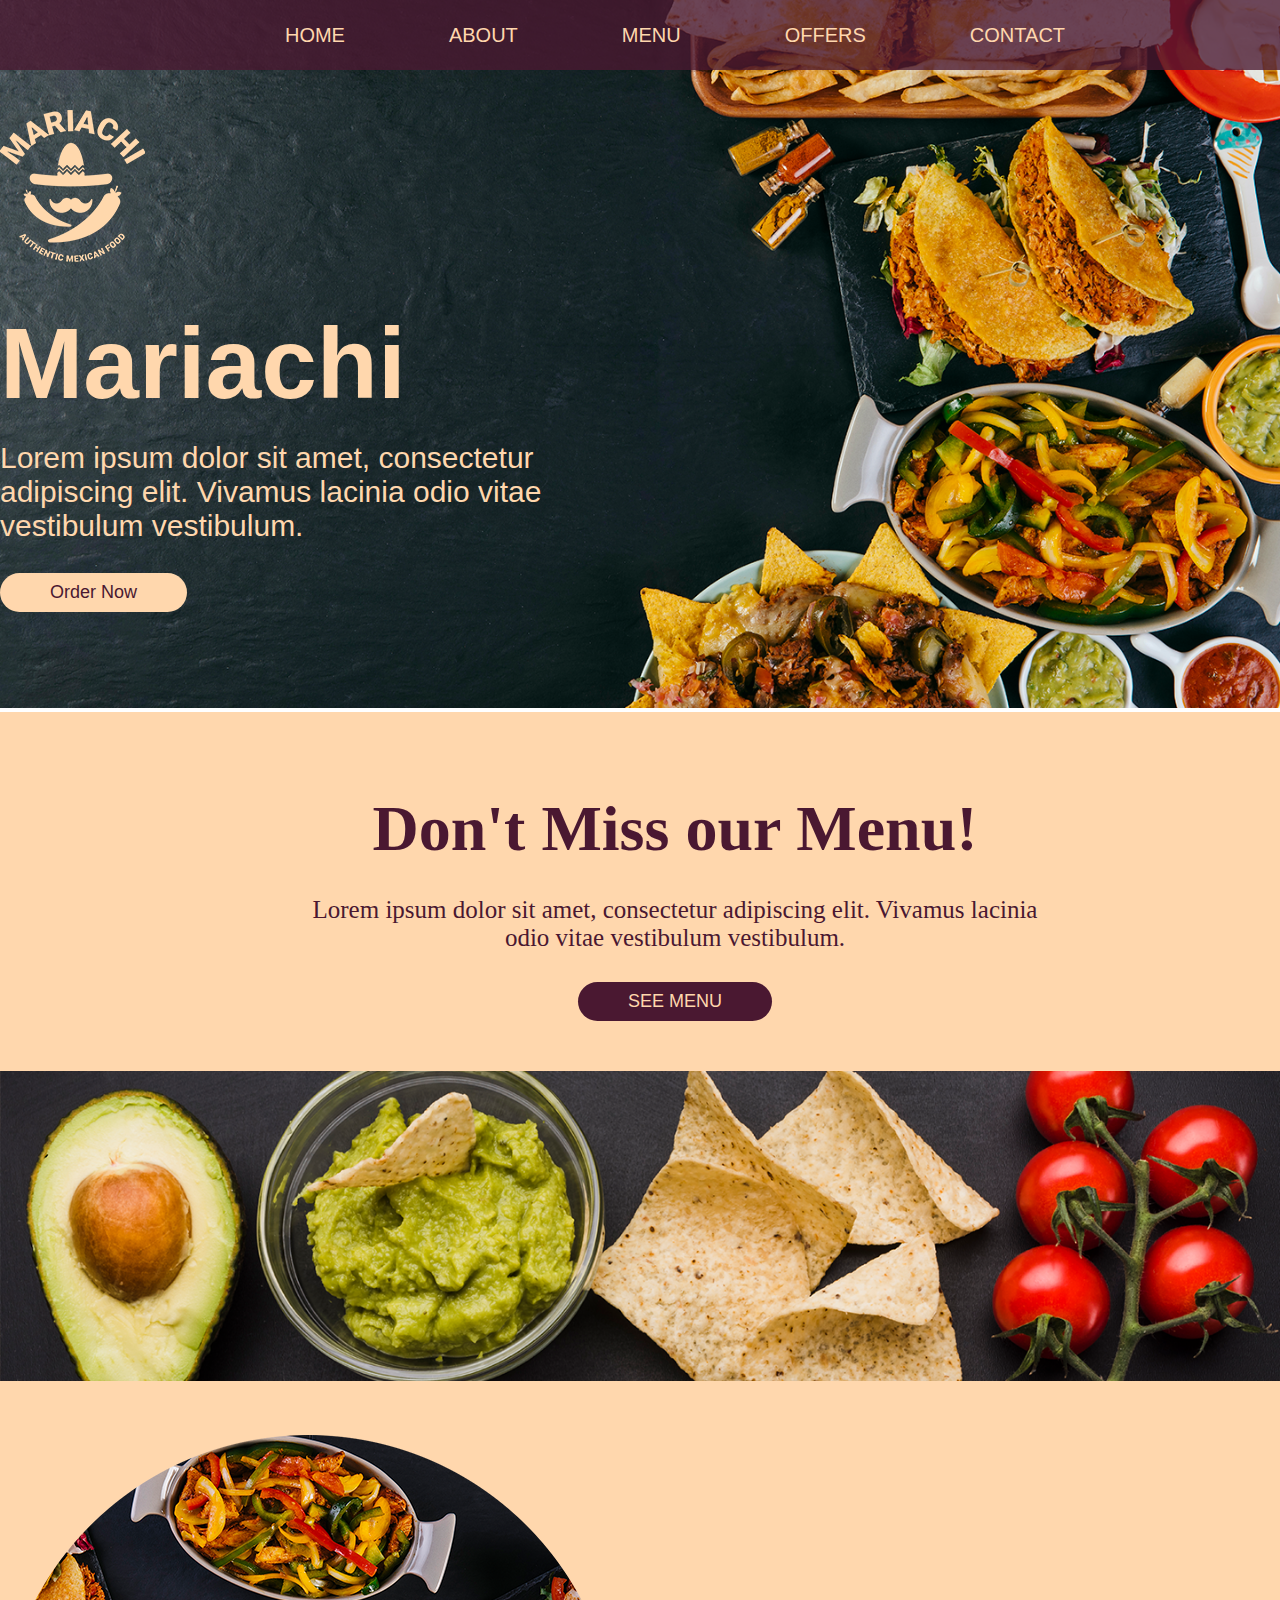
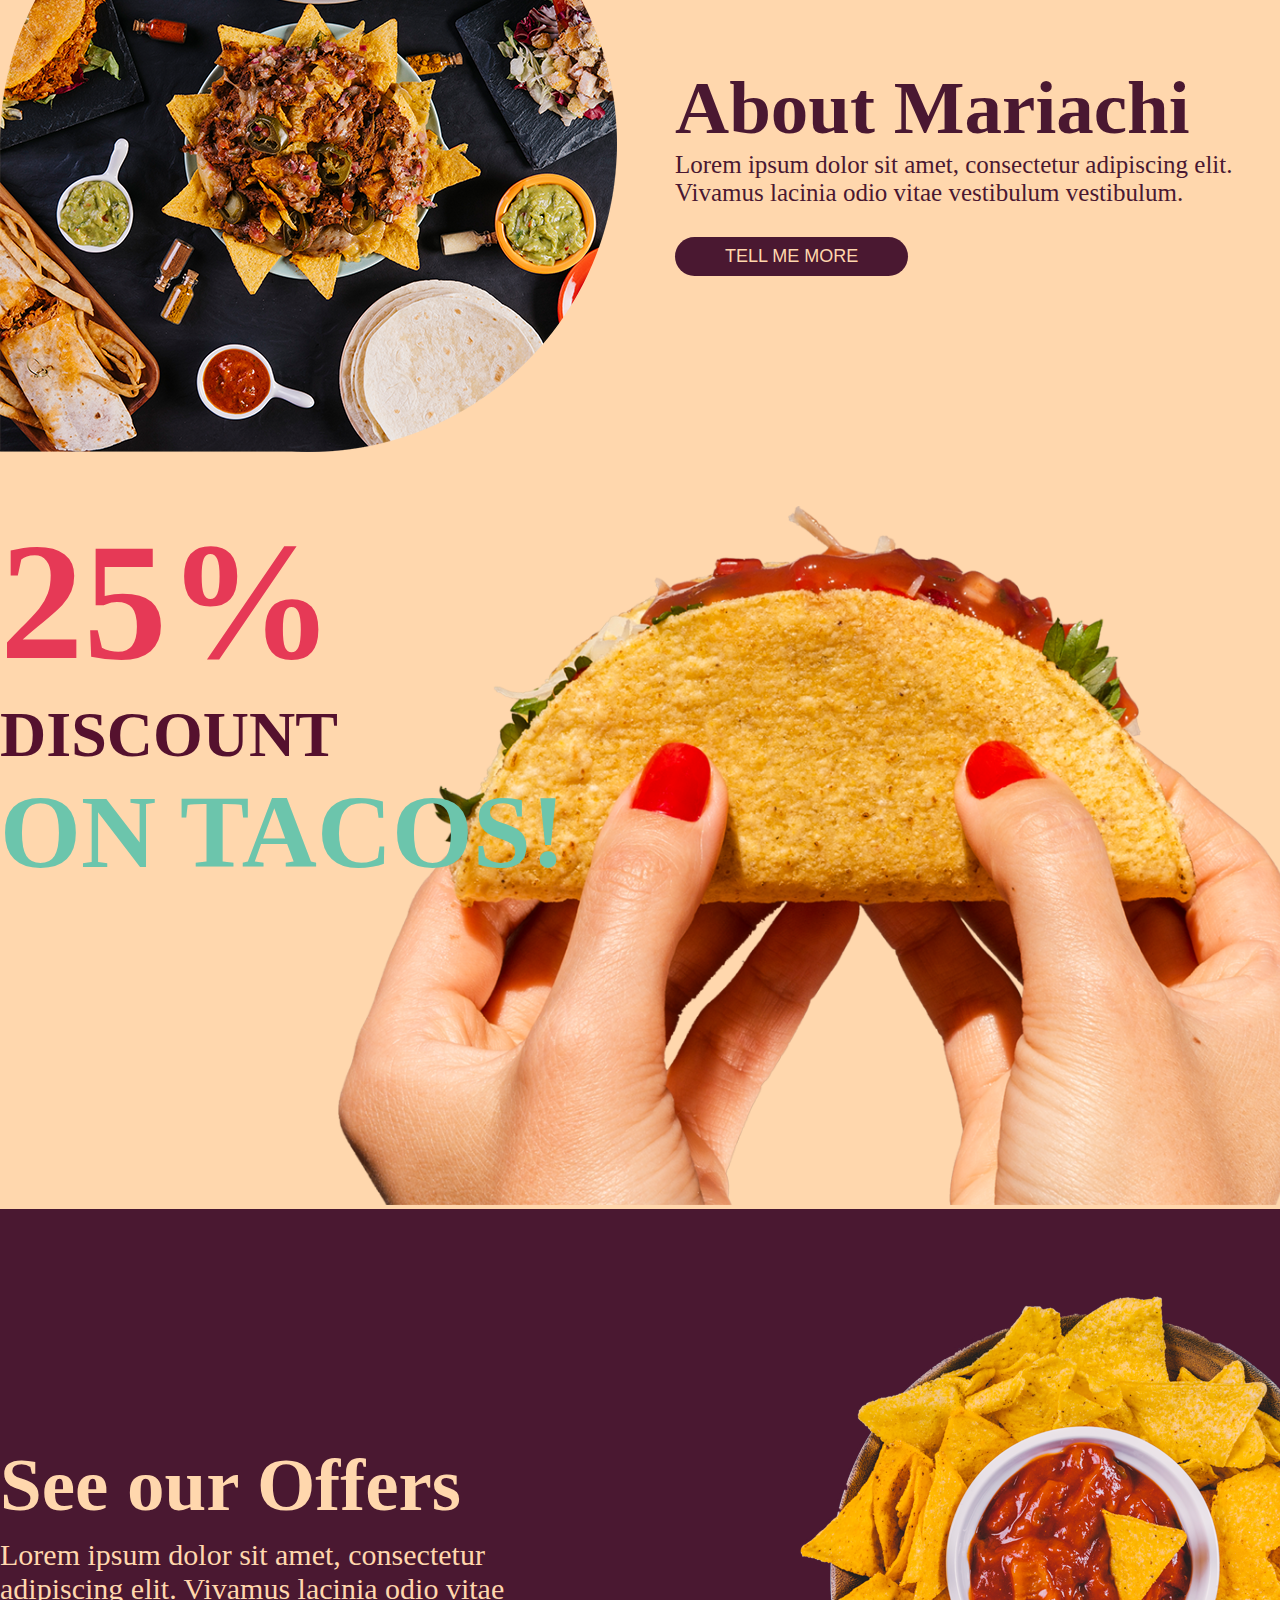
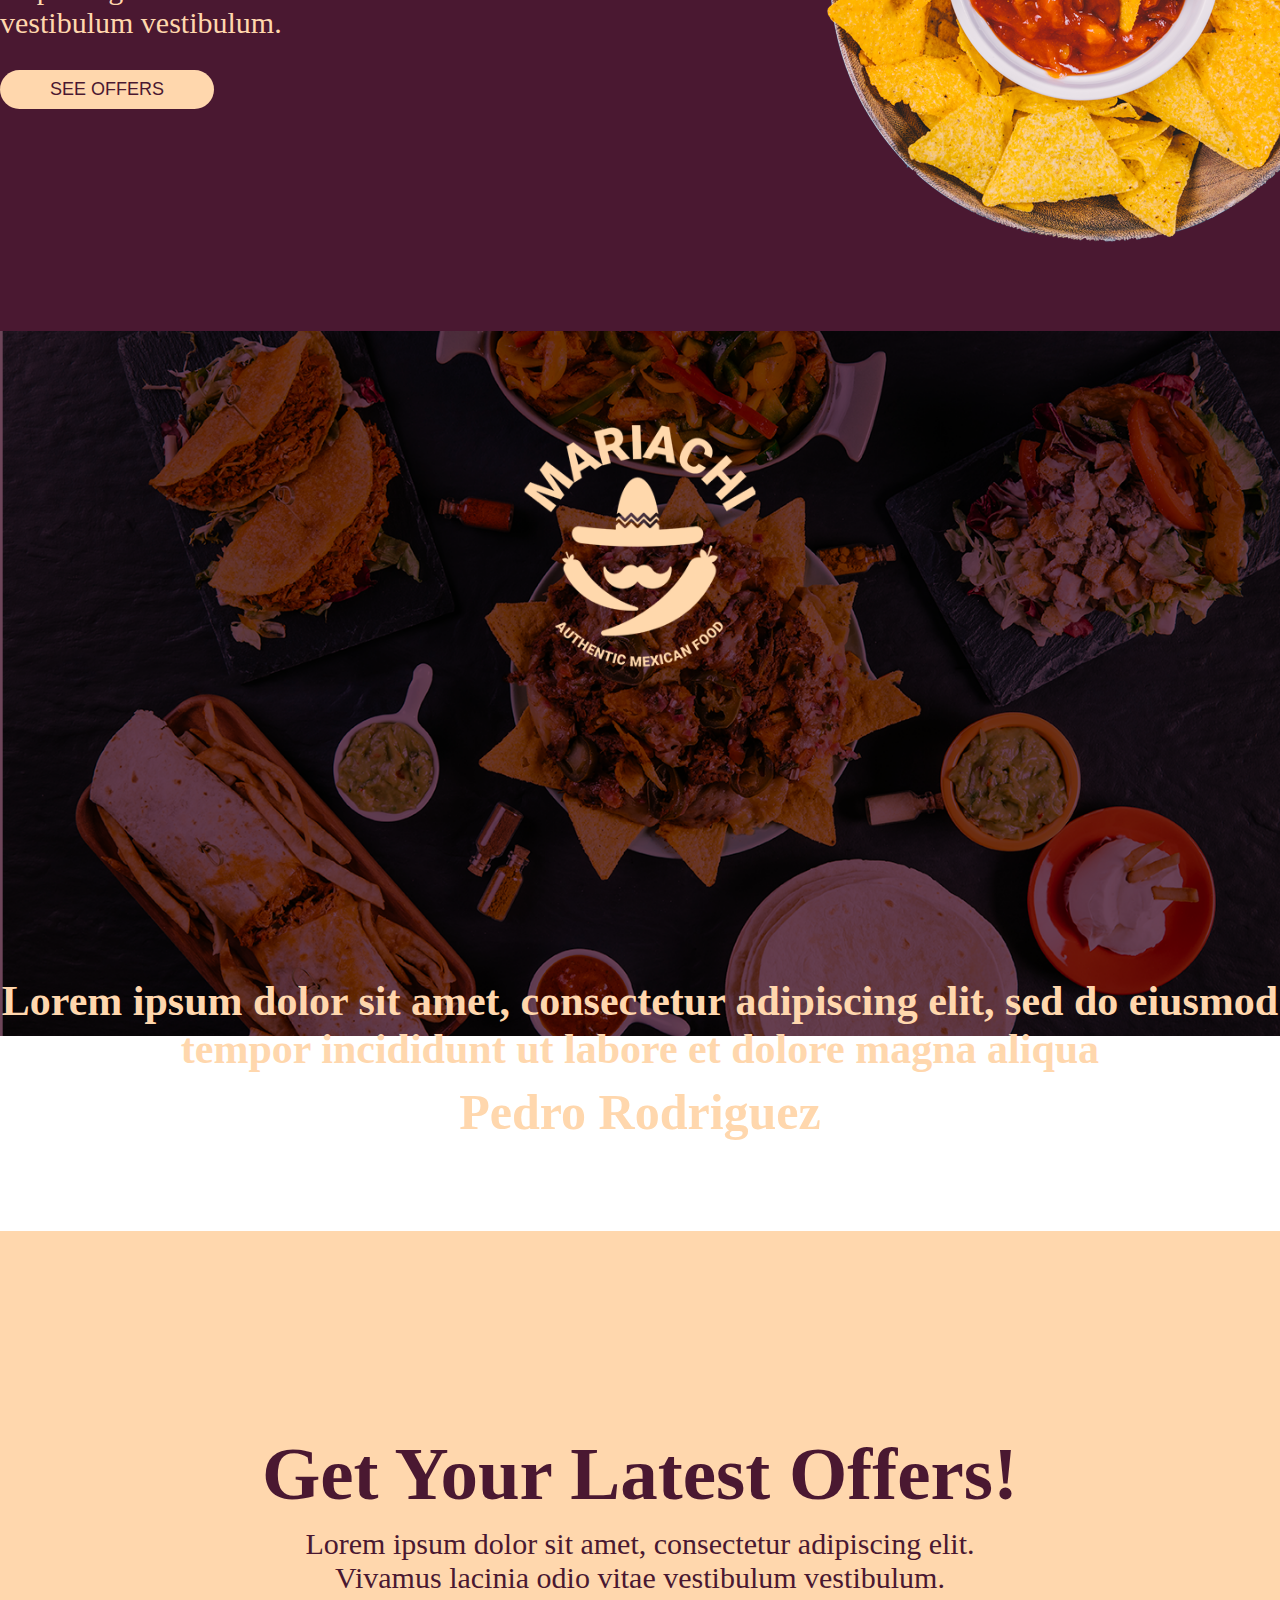
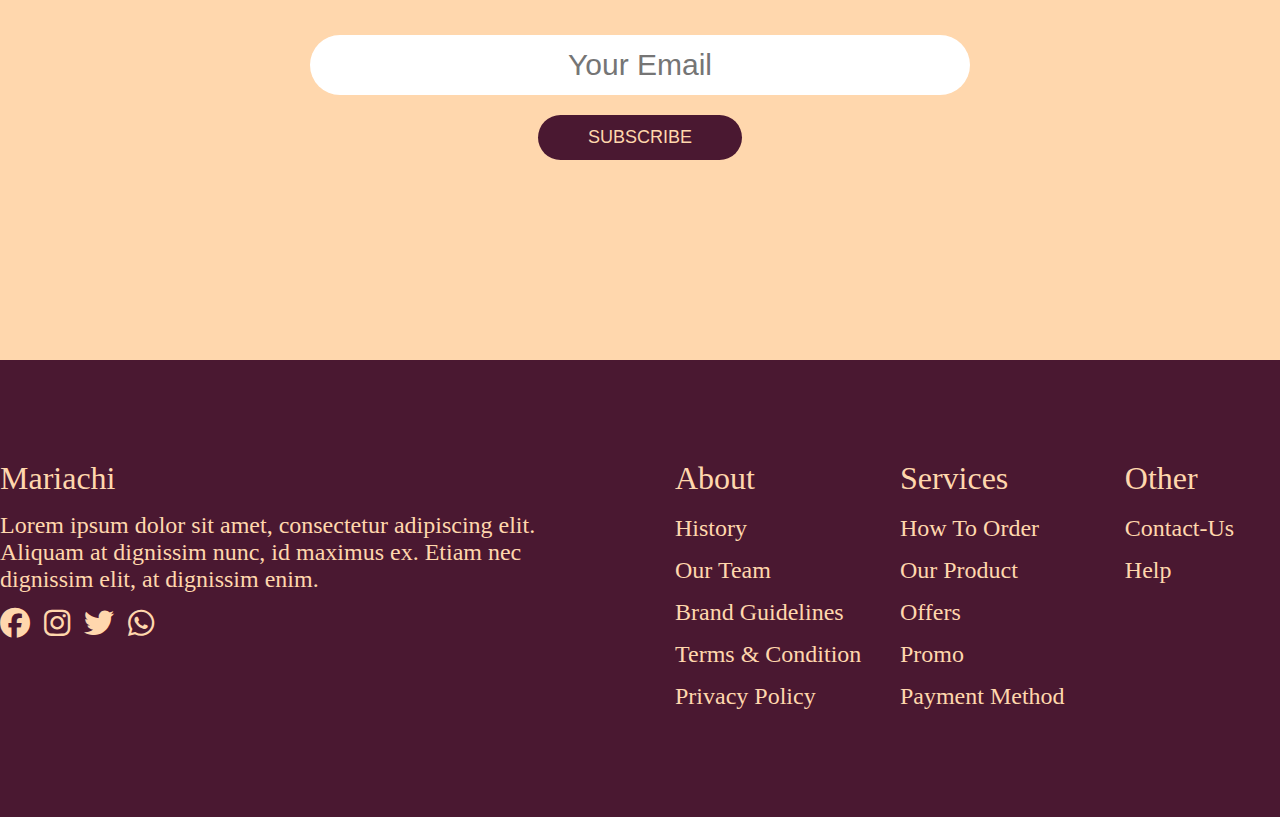
<file: My-site-1/index.html>
<!DOCTYPE html>
  <html lang="en">
    <head>
      <meta charset="UTF-8" />
      <meta http-equiv="X-UA-Compatible" content="IE=edge" />
      <meta name="viewport" content="width=device-width, initial-scale=1.0" />
      <title>Document</title>
      <link
        rel="stylesheet"
        href="https://cdnjs.cloudflare.com/ajax/libs/font-awesome/6.4.0/css/all.min.css"
      />
      <link rel="stylesheet" href="style.css" />
    </head>
    <body>
      <section class="sec-one">
        <div class="row">
          <header class="top-head">
            <div class="container">
              <nav class="navbar row jcs">
                <div class="links">
                  <ul>
                    <li><a href="#">Home</a></li>
                    <li><a href="#">About</a></li>
                    <li><a href="#">Menu</a></li>
                    <li><a href="#">Offers</a></li>
                    <li><a href="#">Contact</a></li>
                  </ul>
                </div>
              </nav>
            </div>
          </header>
          <div class="container">
            <div class="logo">
              <img src="./Img/logo.png" alt="" />
            </div>
            <div class="text-h1">
              <h1>Mariachi</h1>
            </div>
            <div class="text-p">
              <p>
                Lorem ipsum dolor sit amet, consectetur adipiscing elit. Vivamus
                lacinia odio vitae vestibulum vestibulum.
              </p>
            </div>
            <div class="order-now-btn">
              <button>Order Now</button>
            </div>
          </div>
        </div>
      </section>
      <section class="sec-tow">
        <div class="container">
          <div class="sec-tow-text">
            <div>
              <h2>Don't Miss our Menu!</h2>
            </div>
            <div>
              <p>
                Lorem ipsum dolor sit amet, consectetur adipiscing elit. Vivamus
                lacinia odio vitae vestibulum vestibulum.
              </p>
            </div>
            <div class="see-menu-btn">
              <button>SEE MENU</button>
            </div>
          </div>
        </div>
        <div class="sec-two-img">
          <img src="./Img/Rectángulo 1.png" alt="" />
        </div>
      </section>
      <section class="sec-three">
        <div class="container">
          <div class="col-50">
            <img src="./Img/img4.png" alt="" />
          </div>
          <div class="col-50">
            <div><h3>About Mariachi</h3></div>
            <div>
              <p>
                Lorem ipsum dolor sit amet, consectetur adipiscing elit. Vivamus
                lacinia odio vitae vestibulum vestibulum.
              </p>
            </div>
            <div class="tell-me-btn">
              <button>TELL ME MORE</button>
            </div>
          </div>
        </div>
      </section>
      <section class="sec-four">
        <div class="container">
          <div class="sec-four-text">
            <div>
              <h2>25%</h2>
            </div>
            <div>
              <h4>DISCOUNT</h4>
            </div>
            <div>
              <h3>ON TACOS!</h3>
            </div>
          </div>
          <div>
            <img src="./Img/img5.png" alt="" />
          </div>
        </div>
      </section>
      <section class="sec-five">
        <div class="container">
          <div class="sec-five-text">
            <div class="col-50">
              <div><h2>See our Offers</h2></div>
              <div>
                <p>
                  Lorem ipsum dolor sit amet, consectetur adipiscing elit. Vivamus
                  lacinia odio vitae vestibulum vestibulum.
                </p>
              </div>
              <div class="see-offer-btn">
                <button>SEE OFFERS</button>
              </div>
            </div>
          </div>
          <div class="col-50">
            <div><img src="./Img/Capa 1.png" alt="" /></div>
          </div>
        </div>
      </section>
      <section class="sec-six">
        <div class="container">
          <div class="sec-six-text">
            <div>
              <p>
                Lorem ipsum dolor sit amet, consectetur adipiscing elit, sed do
                eiusmod tempor incididunt ut labore et dolore magna aliqua
              </p>
            </div>
            <div>
              <h3>Pedro Rodriguez</h3>
            </div>
          </div>
        </div>
      </section>
      <section class="sec-seven">
        <div class="container">
          <div class="sec-seven-text">
            <div><h2>Get Your Latest Offers!</h2></div>
            <div>
              <p>
                Lorem ipsum dolor sit amet, consectetur adipiscing elit. Vivamus
                lacinia odio vitae vestibulum vestibulum.
              </p>
            </div>
          </div>
          <div class="sec-seven-form">
            <form action="">
              <input type="email" placeholder="Your Email" />
            </form>
          </div>
          <div class="subscribe-btn">
            <button>SUBSCRIBE</button>
          </div>
        </div>
      </section>
      <section class="sec-eight">
        <div class="container">
          <div class="row">
            <div class="col-50">
              <div class="sec-eight-text">
                <div><h2>Mariachi</h2></div>
                <div>
                  <p>
                    Lorem ipsum dolor sit amet, consectetur adipiscing elit.
                    Aliquam at dignissim nunc, id maximus ex. Etiam nec dignissim
                    elit, at dignissim enim.
                  </p>
                </div>
                <div class="logo">
                  <i class="fa-brands fa-facebook"></i>
                  <i class="fa-brands fa-instagram"></i>
                  <i class="fa-brands fa-twitter"></i>
                  <i class="fa-brands fa-whatsapp"></i>
                </div>
              </div>
            </div>
            <div class="col-16">
              <div>
                <h3>About</h3>
              </div>
              <div>
                <ul>
                  <li>History</li>
                  <li>Our Team</li>
                  <li>Brand Guidelines</li>
                  <li>Terms & Condition</li>
                  <li>Privacy Policy</li>
                </ul>
              </div>
            </div>
            <div class="col-16">
              <div>
                <h3>Services</h3>
              </div>
              <div>
                <ul>
                  <li>How To Order</li>
                  <li>Our Product</li>
                  <li>Offers</li>
                  <li>Promo</li>
                  <li>Payment Method</li>
                </ul>
              </div>
            </div>
            <div class="col-16">
              <div>
                <h3>Other</h3>
              </div>
              <div>
                <ul>
                  <li>Contact-Us</li>
                  <li>Help</li>
                </ul>
              </div>
            </div>
          </div>
        </div>
      </section>
    </body>
  </html>
</file>
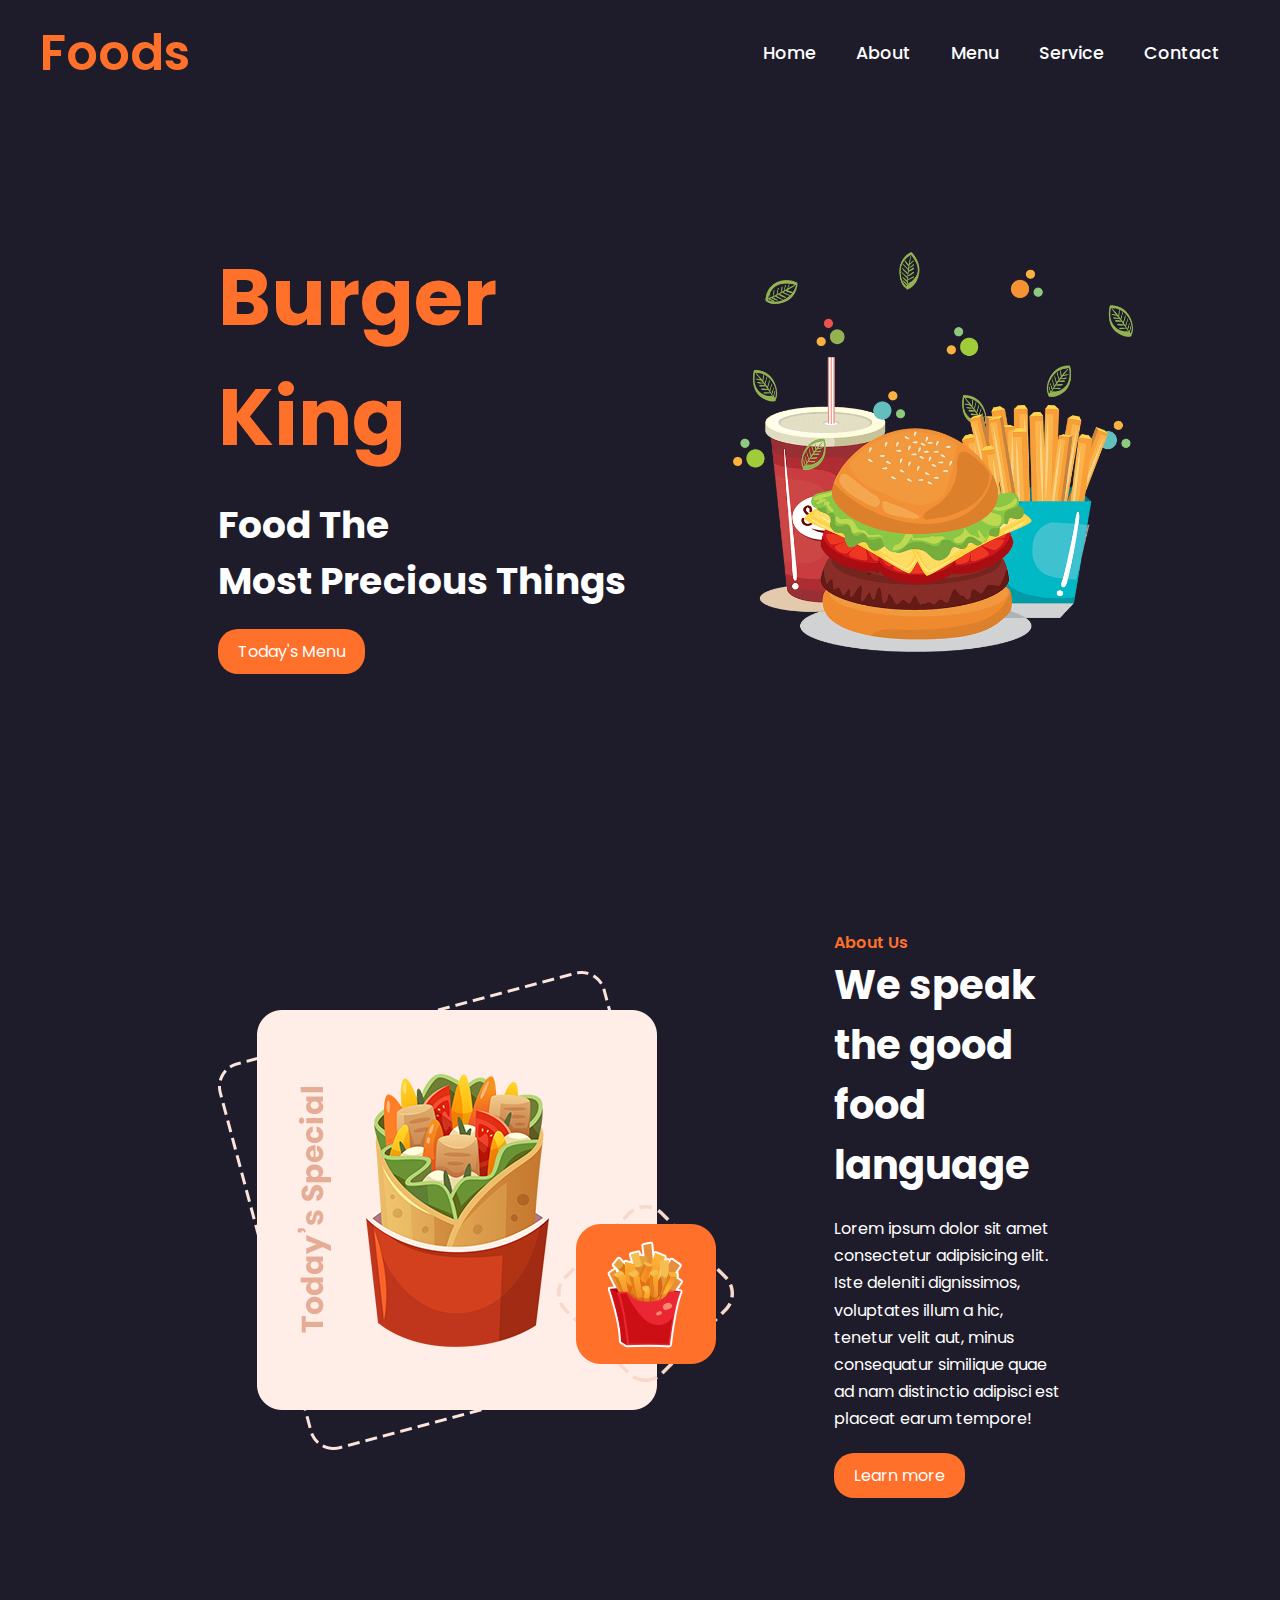
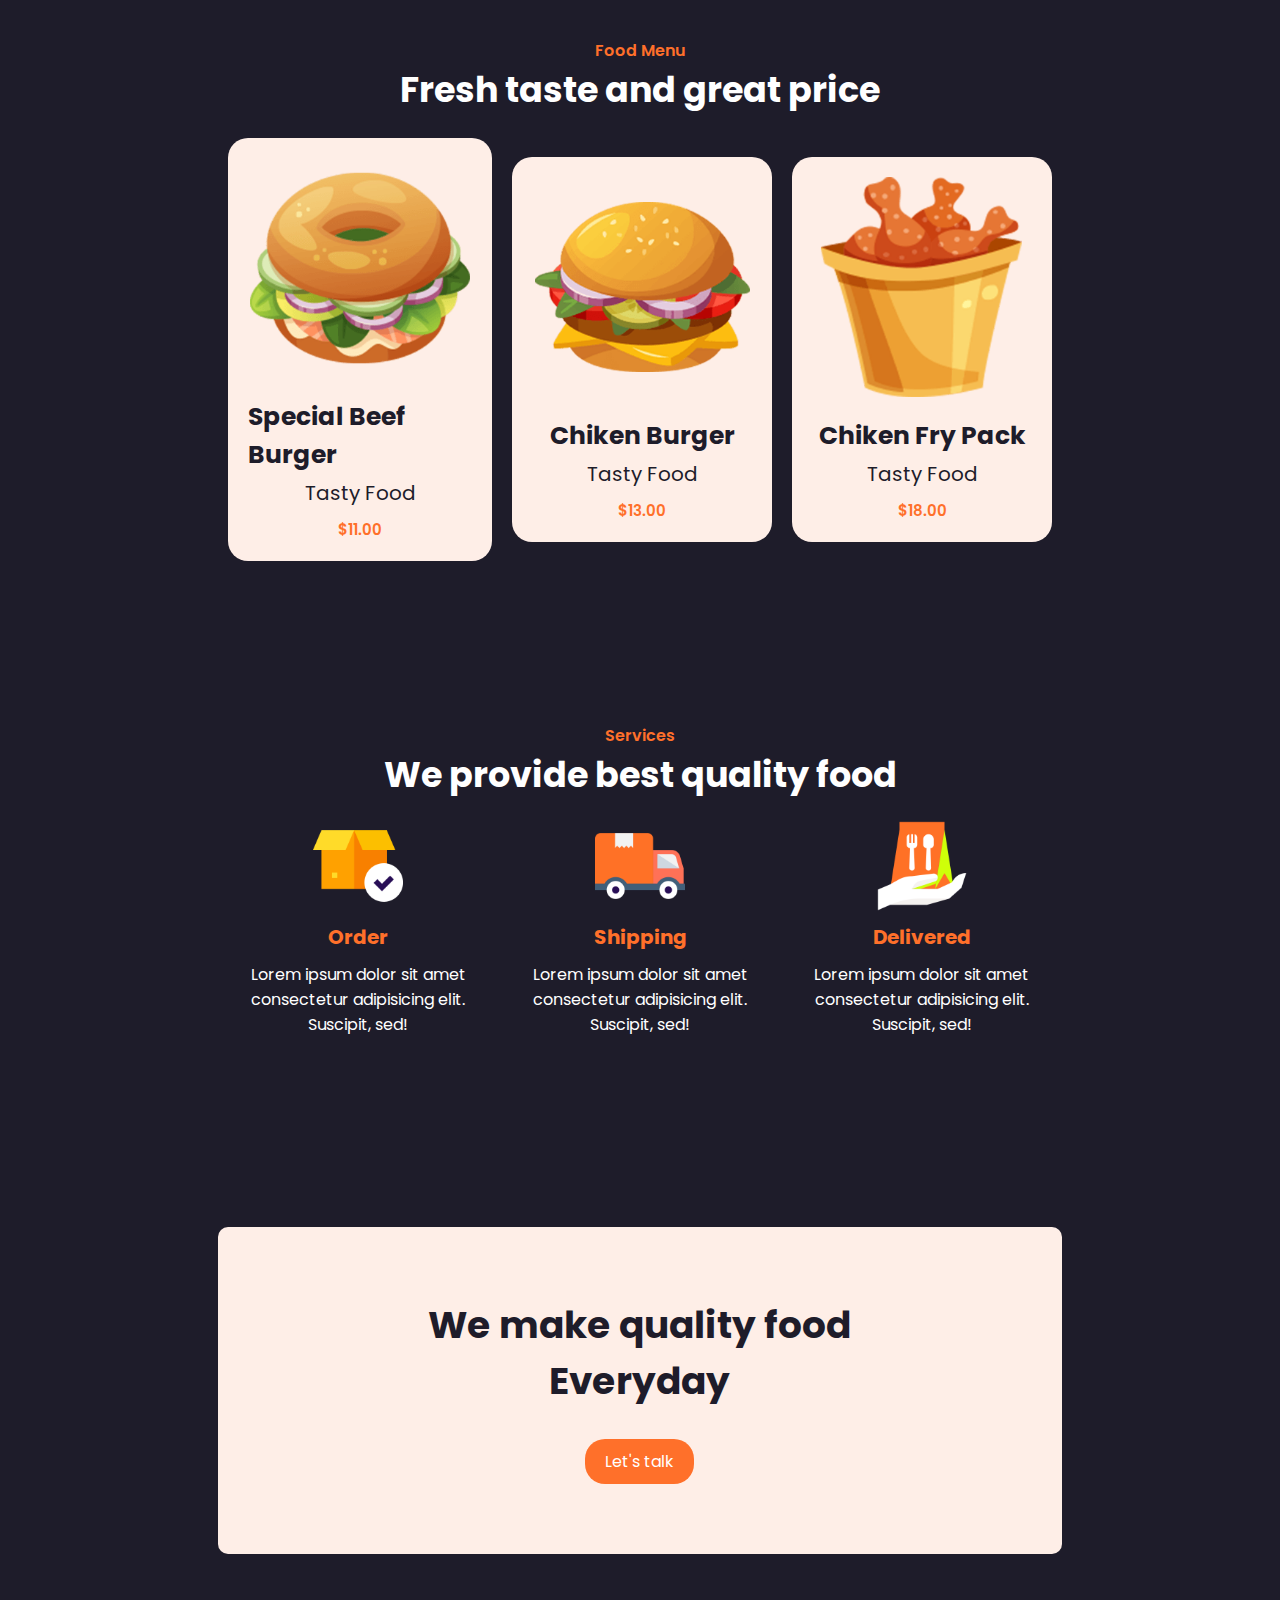
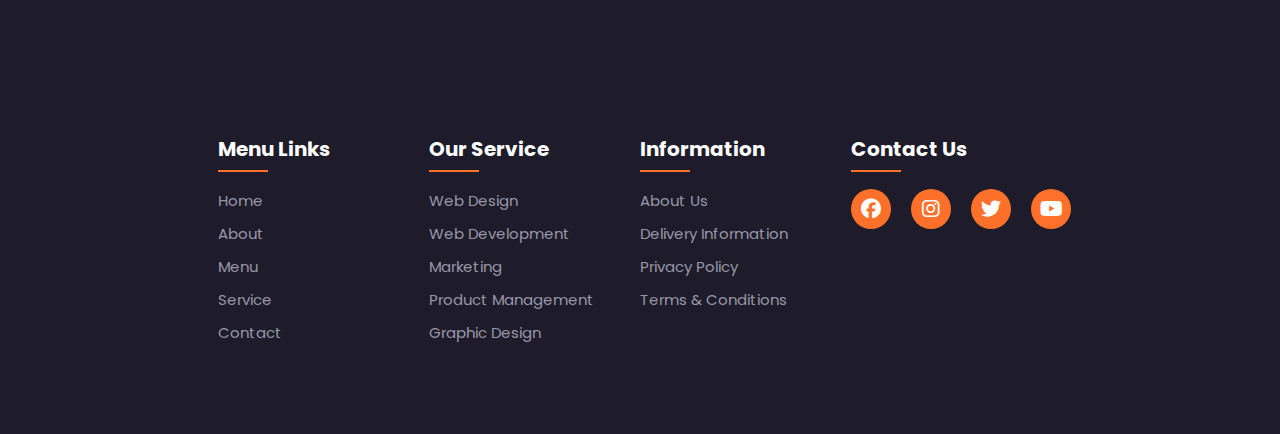
<file: My-Site-2/index.html>
<!DOCTYPE html>
<html lang="en">
  <head>
    <meta charset="UTF-8" />
    <meta http-equiv="X-UA-Compatible" content="IE=edge" />
    <meta name="viewport" content="width=device-width, initial-scale=1.0" />
    <title>Document</title>
    <link rel="stylesheet" href="style.css" />
    <link rel="stylesheet" href="https://cdnjs.cloudflare.com/ajax/libs/font-awesome/6.4.0/css/all.min.css">
    <link rel="preconnect" href="https://fonts.googleapis.com" />
    <link rel="preconnect" href="https://fonts.gstatic.com" crossorigin />
    <link
      href="https://fonts.googleapis.com/css2?family=Poppins:wght@100;200;300;400;500;600;700;800;900&display=swap"
      rel="stylesheet"
    />
  </head> 
  <body>
    <header>
      <div><a href="#" class="logo">Foods</a></div>
      <div>
        <ul class="navbar">
          <li><a href="#">Home</a></li>
          <li><a href="#">About</a></li>
          <li><a href="#">Menu</a></li>
          <li><a href="#">Service</a></li>
          <li><a href="#">Contact </a></li>
        </ul>
      </div>
    </header>
    <section class="sec-one"> 
      <div class="sec-one-text">
        <div>
          <h1>Burger King</h1>
        </div>
        <div class="h2">
          <h2>Food The</h2>
          <h2>Most Precious Things</h2>
        </div>
        <div class="btn">
          <a href="#">Today's Menu</a>
        </div>
      </div>
      <div class="sec-one-img">
        <img src="./Img/home.png" alt="" />
      </div>
    </section>
    <section class="sec-two">
      <div class="sec-tow-img">
        <img src="./Img/about.png" alt="" />
      </div>
      <div class="sec-two-text">
        <span>About Us</span>
        <h2>We speak the good</h2>
        <h2>food language</h2>
        <p>
          Lorem ipsum dolor sit amet consectetur adipisicing elit. Iste deleniti
          dignissimos, voluptates illum a hic, tenetur velit aut, minus
          consequatur similique quae ad nam distinctio adipisci est placeat
          earum tempore!
        </p>
        <div class="btn">
          <a href="#">Learn more</a>
        </div>
      </div>
    </section>
    <section class="sec-three">
      <div class="heading">
        <span>Food Menu</span>
        <h2>Fresh taste and great price</h2>
      </div>
      <div class="sec-three-container">
        <div class="box">
          <div class="box-img">
            <img src="./Img/food1.png" alt="" />
          </div>
          <h2>Special Beef Burger</h2>
          <h3>Tasty Food</h3>
          <span>$11.00</span>
        </div>
        <div class="box">
          <div class="box-img">
            <img src="./Img/food2.png" alt="" />
          </div>
          <h2>Chiken Burger</h2>
          <h3>Tasty Food</h3>
          <span>$13.00</span>
        </div>
        <div class="box">
          <div class="box-img">
            <img src="./Img/food3.png" alt="" />
          </div>
          <h2>Chiken Fry Pack</h2>
          <h3>Tasty Food</h3>
          <span>$18.00</span>
        </div>
      </div>
    </section>
    <section class="sec-four">
      <div class="heading">
        <span>Services</span>
        <h2>We provide best quality food</h2>
      </div>
      <div class="sec-four-container">
        <div class="s-box">
          <img src="./Img/s1.png" alt="">
          <h3>Order</h3>
          <p>Lorem ipsum dolor sit amet consectetur adipisicing elit. Suscipit, sed!</p>
        </div>
        <div class="s-box">
          <img src="./Img/s2.png" alt="">
          <h3>Shipping</h3>
          <p>Lorem ipsum dolor sit amet consectetur adipisicing elit. Suscipit, sed!</p>
        </div>
        <div class="s-box">
          <img src="./Img/s3.png" alt="">
          <h3>Delivered</h3>
          <p>Lorem ipsum dolor sit amet consectetur adipisicing elit. Suscipit, sed!</p>
        </div>
      </div>
    </section>
    <section class="sec-five">
      <div>
        <div class="h2-margin">
        <h2>We make quality food</h2>
        <h2>Everyday</h2>
      </div>
        <div class="btn">
          <a href="#">Let's talk</a>
        </div>
      </div>
    </section>
    <section class="sec-six">
      <div class="footer">
        <div class="main">
          <div class="col-25">
            <h4>Menu Links</h4>
            <ul>
              <li><a href="#">Home</a></li>
              <li><a href="#">About</a></li>
              <li><a href="#">Menu</a></li>
              <li><a href="#">Service</a></li>
              <li><a href="#">contact</a></li>
            </ul>
          </div>
          <div class="col-25">
            <h4>Our Service</h4>
            <ul>
              <li><a href="#">Web Design</a></li>
              <li><a href="#">Web Development</a></li>
              <li><a href="#">Marketing</a></li>
              <li><a href="#">Product Management</a></li>
              <li><a href="#">Graphic Design</a></li>
            </ul>
          </div>
          <div class="col-25">
            <h4>Information</h4>
            <ul>
              <li><a href="#">About Us</a></li>
              <li><a href="#">Delivery Information</a></li>
              <li><a href="#">Privacy Policy</a></li>
              <li><a href="#">Terms & Conditions</a></li>
            </ul>
          </div>
          <div class="col-25">
            <h4>Contact Us</h4>
            <div class="social">
                <a href="#"><i class="fa-brands fa-facebook"></i></a>
                <a href="#"><i class="fa-brands fa-instagram"></i></a>
                <a href="#"><i class="fa-brands fa-twitter"></i></a>
                <a href="#"><i class="fa-brands fa-youtube"></i></a>
            </div>
          </div>
        </div>
      </div>
    </section>
  </body>
</html>
</file>
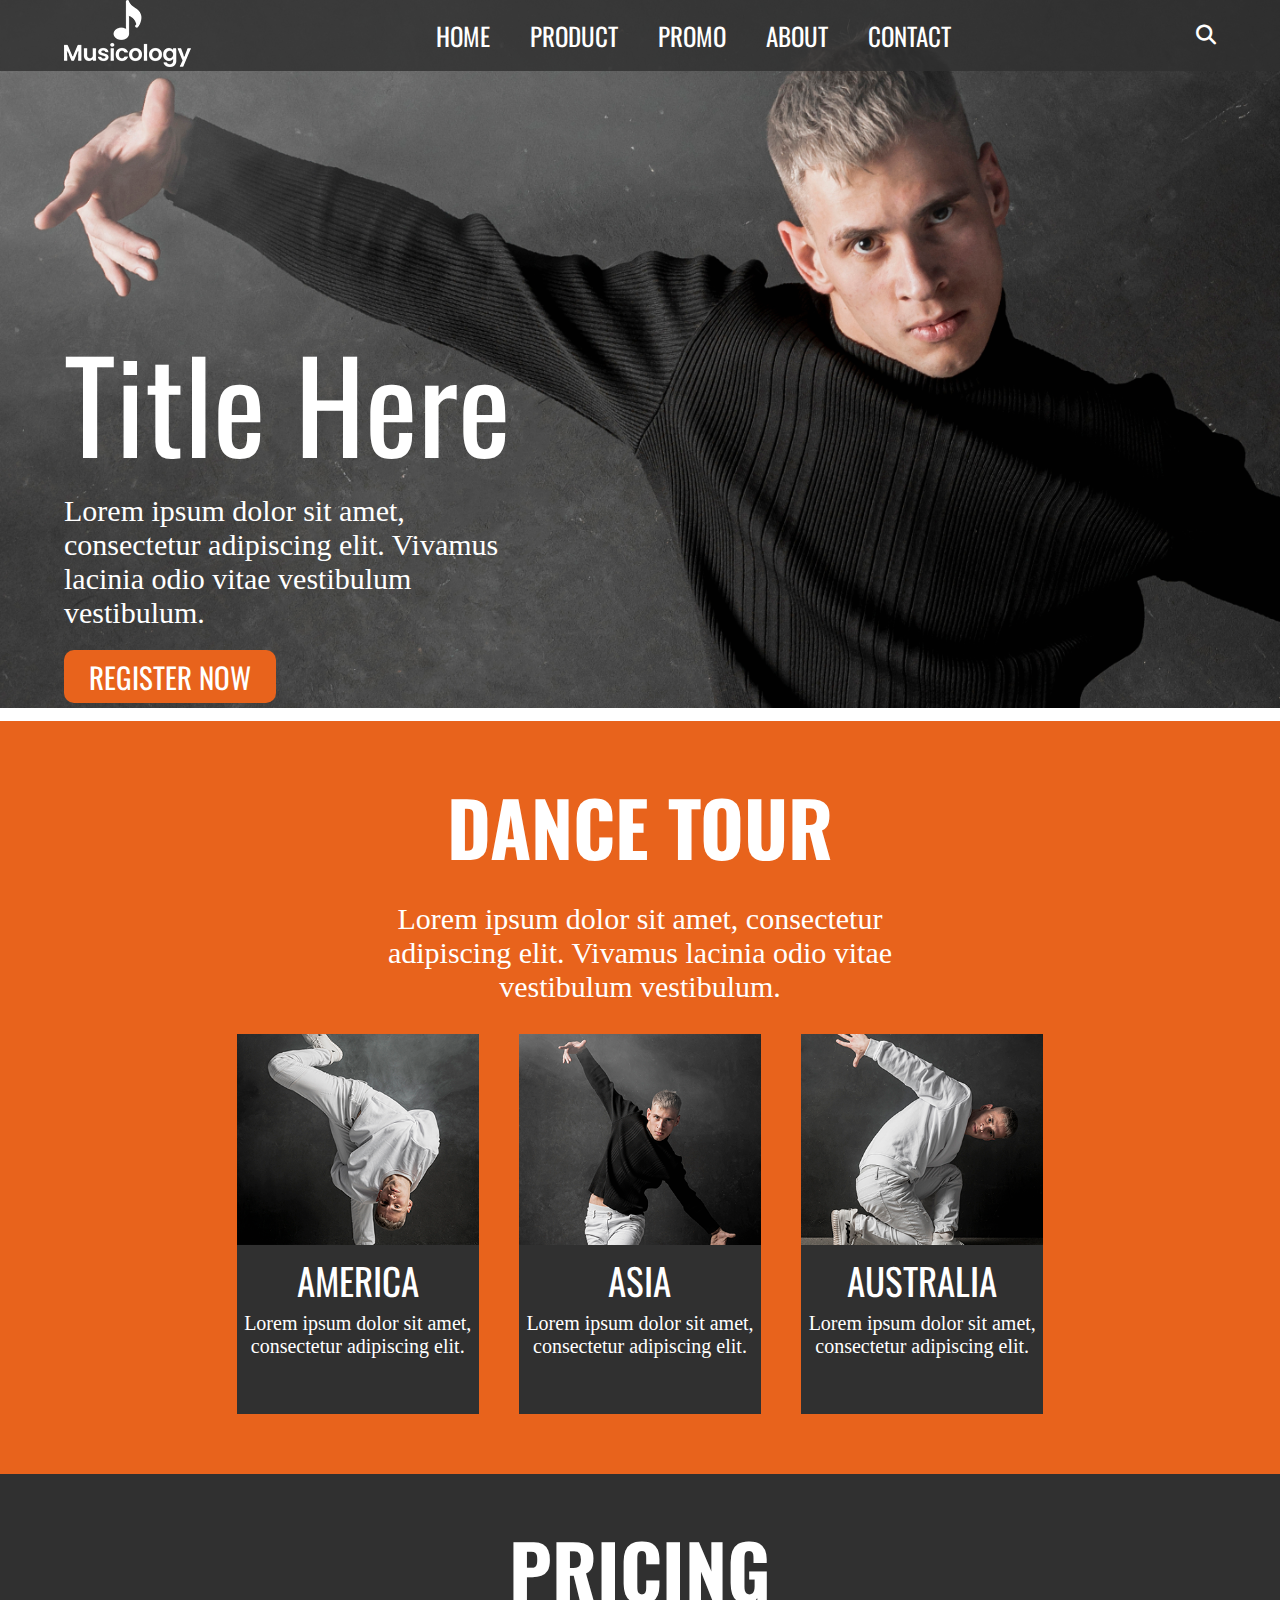
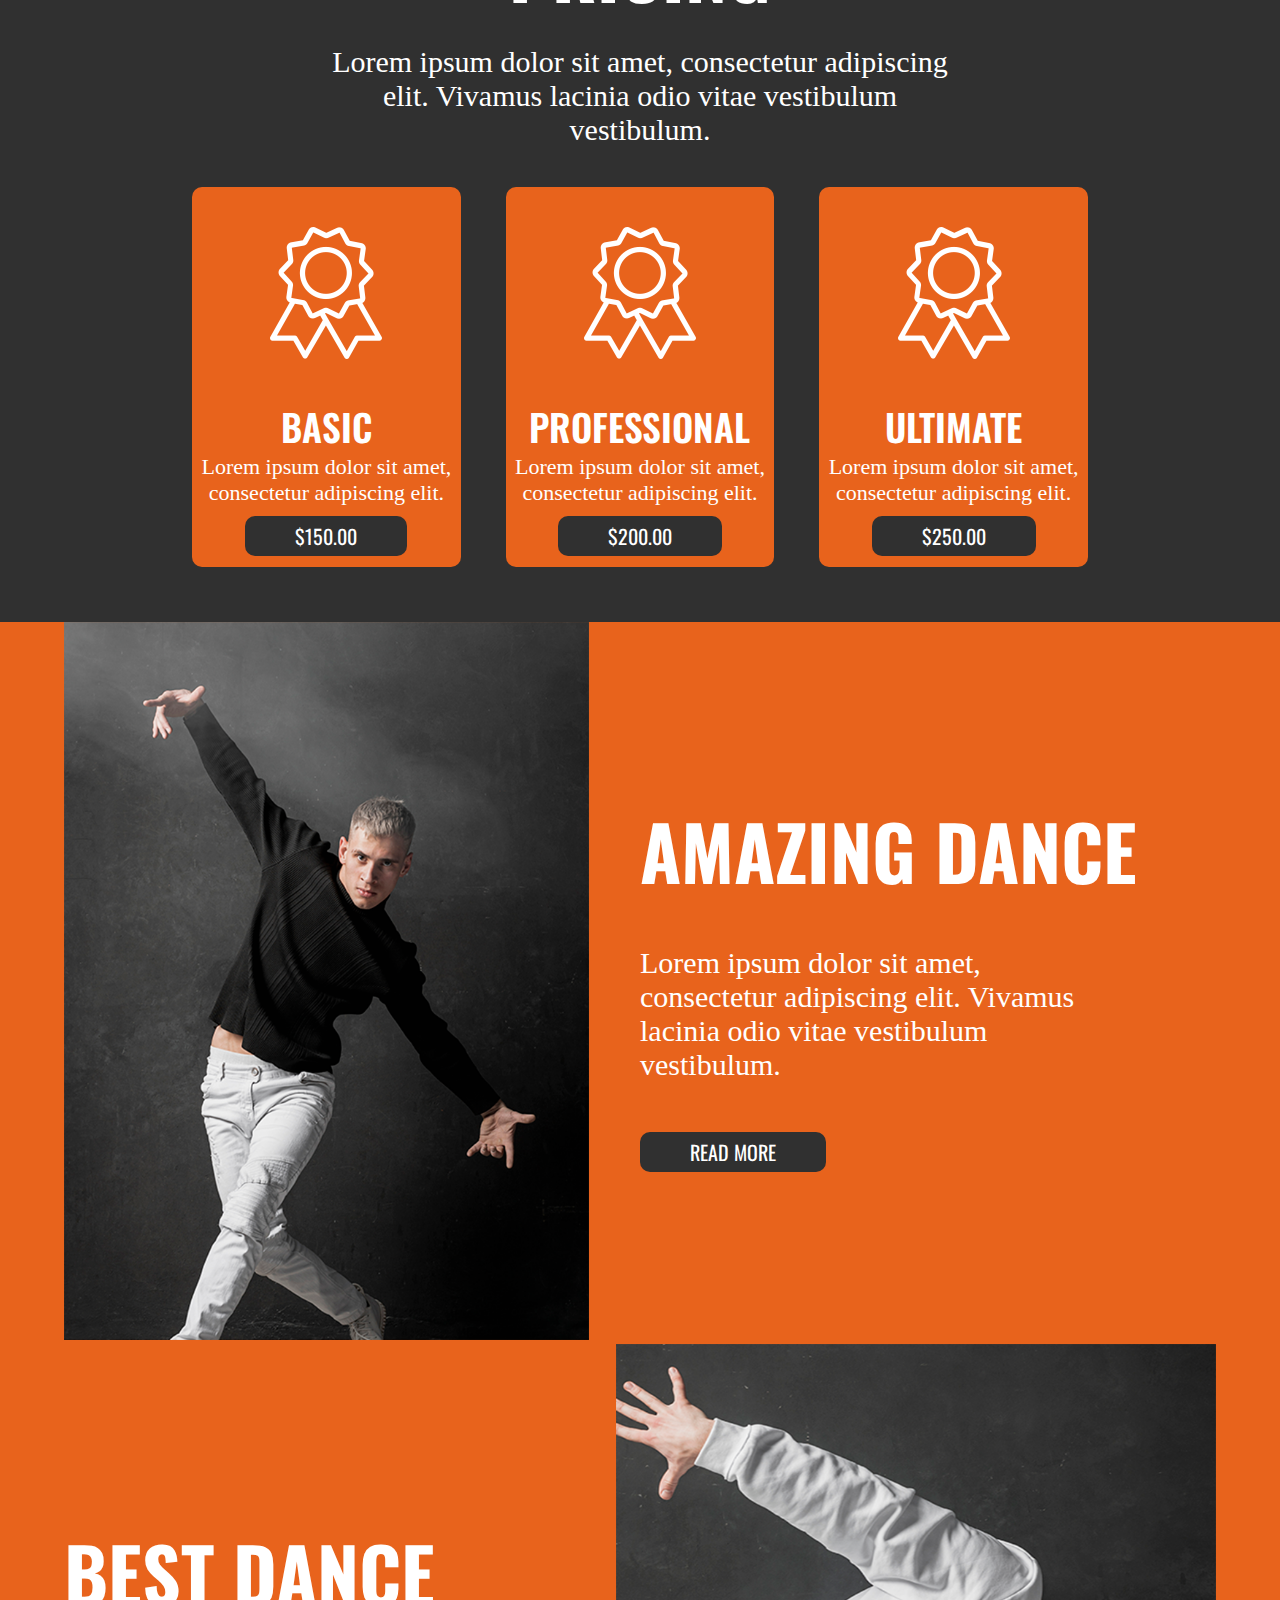
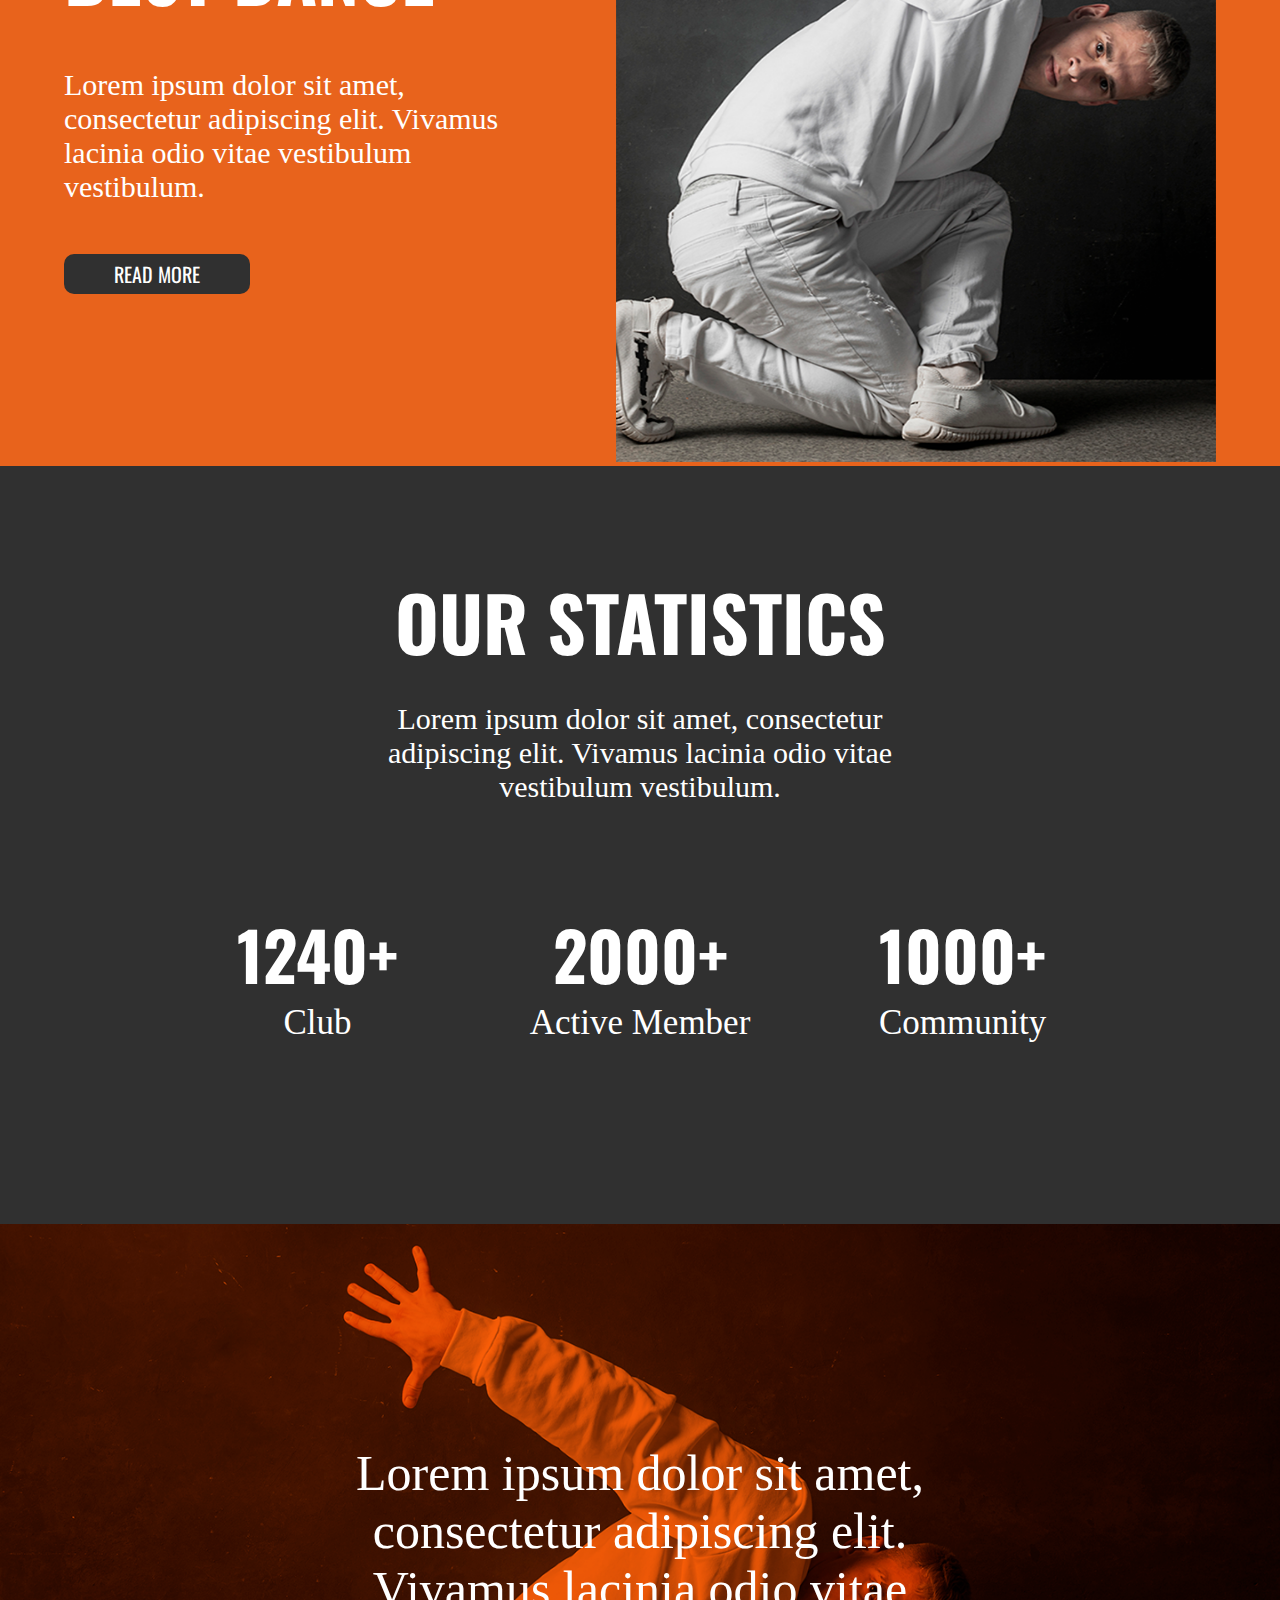
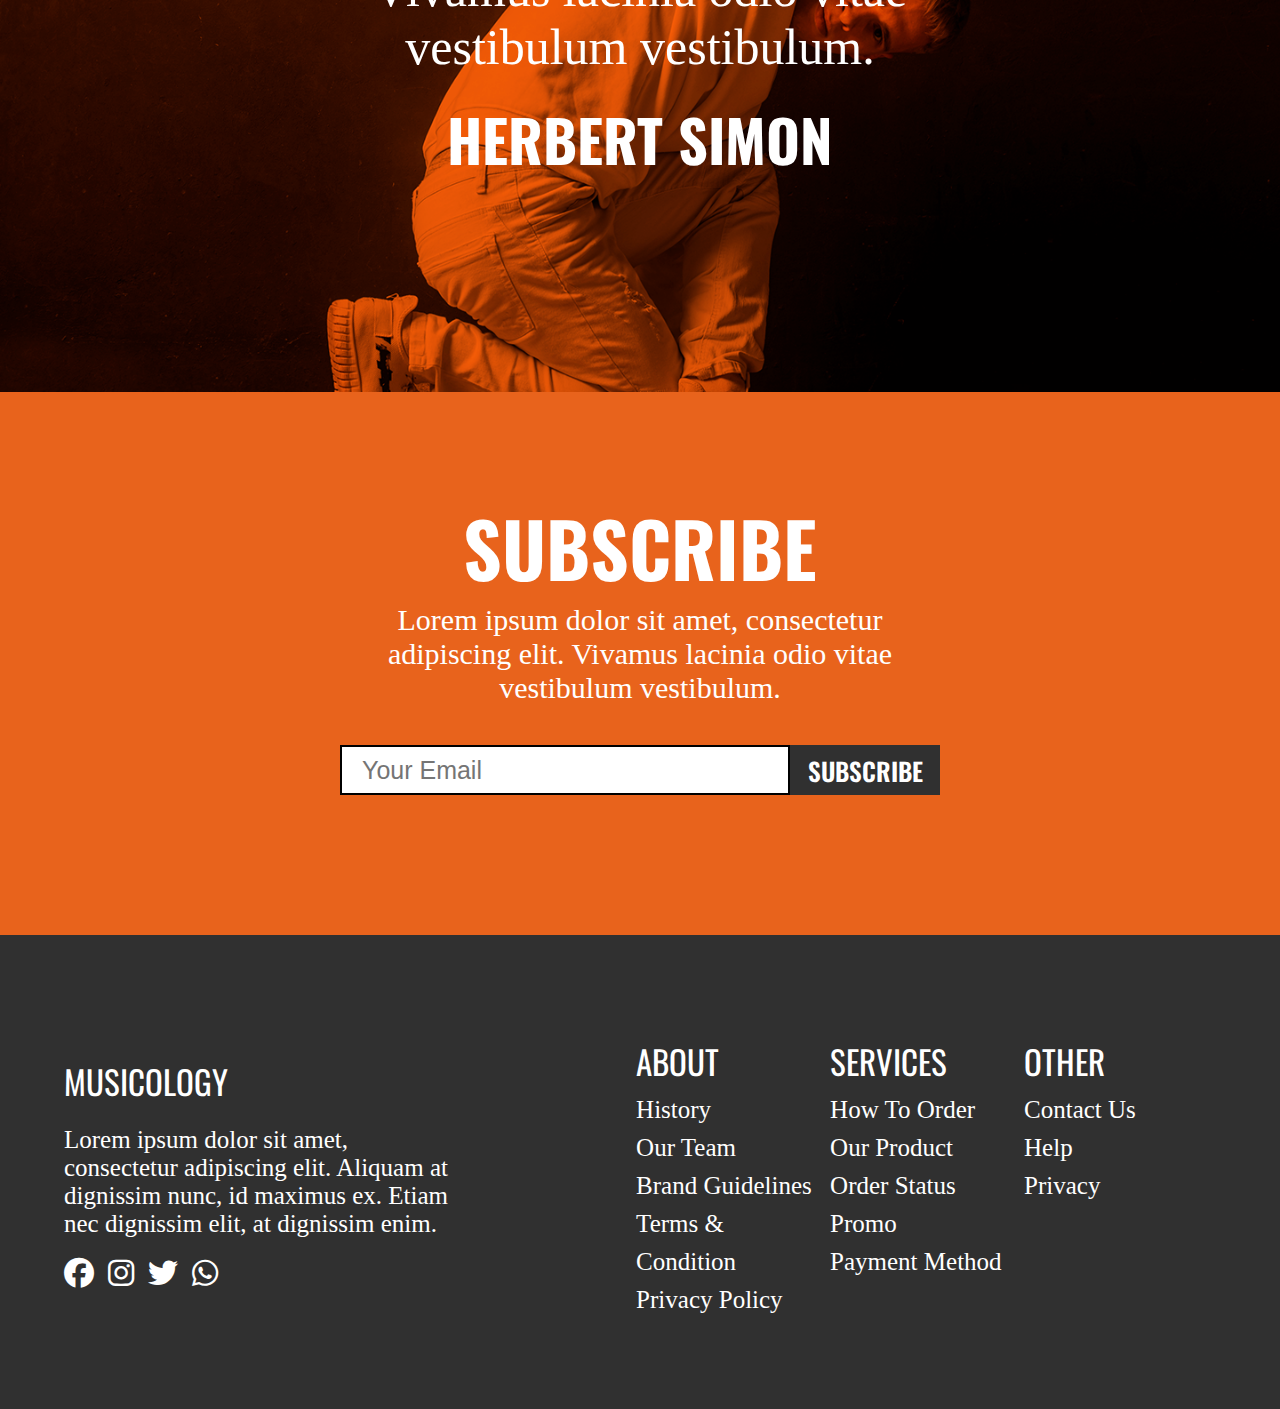
<file: My-Site-3/index.html>
<!DOCTYPE html>
<html lang="en">

<head>
    <meta charset="UTF-8">
    <meta http-equiv="X-UA-Compatible" content="IE=edge">
    <meta name="viewport" content="width=device-width, initial-scale=1.0">
    <title>Learn Dance</title>
    <link rel="preconnect" href="https://fonts.googleapis.com">
    <link rel="preconnect" href="https://fonts.gstatic.com" crossorigin>
    <link href="https://fonts.googleapis.com/css2?family=Oswald:wght@200;300;400;500;600;700&display=swap"
        rel="stylesheet">
    <link rel="stylesheet" href="style.css">
    <link rel="stylesheet" href="https://cdnjs.cloudflare.com/ajax/libs/font-awesome/6.4.0/css/all.min.css">
</head>

<body>
    <section class="sec-one">
        <header>
            <div class="container">
                <div class="row">
                    <div class="logo">
                        <a href="#"><img src="./Imgs/Logo.png" alt=""></a>
                    </div>
                    <div class="header-links">
                        <ul>
                            <li><a href="#">home</a></li>
                            <li><a href="#">product</a></li>
                            <li><a href="#">promo</a></li>
                            <li><a href="#">about</a></li>
                            <li><a href="#">contact</a></li>
                        </ul>
                    </div>
                    <div class="sec-one-icon">
                        <a href="#"><i class="fa-solid fa-magnifying-glass"></i></a>
                    </div>
                </div>
        </header>
        <div class="container">
            <div class="sec-one-text">
                <div>
                    <h1>Title Here</h1>
                </div>
                <div>
                    <p>Lorem ipsum dolor sit amet, consectetur adipiscing elit. Vivamus lacinia odio vitae vestibulum
                        vestibulum. </p>
                </div>
                <div class="btn">
                    <button>Register Now</button>
                </div>
            </div>
        </div>
        </div>
    </section>
    <section class="sec-two">
        <div class="container">
            <div class="sec-two-text">
                <div><h2>dance tour</h2></div>
                <div><p>Lorem ipsum dolor sit amet, consectetur adipiscing elit. Vivamus lacinia odio vitae vestibulum vestibulum. </p></div>
            </div>
            <div class="row col-30-container">
            <div class="col-30">
                <img src="./Imgs/Sec-2(1).png">
                <h3>america</h3>
                <p>Lorem ipsum dolor sit amet, consectetur adipiscing elit.</p>
            </div>
            <div class="col-30">
                <img src="./Imgs/Sec-2(2).png">
                <h3>asia</h3>
                <p>Lorem ipsum dolor sit amet, consectetur adipiscing elit.</p>
            </div>
            <div class="col-30">
                <img src="./Imgs/Sec-2(3).png">
                <h3>australia</h3>
                <p>Lorem ipsum dolor sit amet, consectetur adipiscing elit.</p>
            </div>
        </div>
        </div>
    </section>
    <section class="sec-three">
        <div class="conatiner">
            <div class="sec-three-text">
                <div><h3>pricing</h3></div>
                <div><p>Lorem ipsum dolor sit amet, consectetur adipiscing elit. Vivamus lacinia odio vitae vestibulum vestibulum. </p></div>
            </div>
          <div class="row col-30-container">
            <div class="col-30">
                <img src="./Imgs/Sec-three-cart.png" alt="">
                <h3>basic</h3>
                <p>Lorem ipsum dolor sit amet, consectetur adipiscing elit.</p>
                <div class="btn"></div>
                <button>$150.00</button>
            </div>
            <div class="col-30">
                <img src="./Imgs/Sec-three-cart.png" alt="">
                <h3>professional</h3>
                <p>Lorem ipsum dolor sit amet, consectetur adipiscing elit.</p>
                <button>$200.00</button>
            </div>
            <div class="col-30">
                <img src="./Imgs/Sec-three-cart.png" alt="">
                <h3>ultimate</h3>
                <p>Lorem ipsum dolor sit amet, consectetur adipiscing elit.</p>
                <button>$250.00</button>
            </div>
          </div>
        </div>
    </section>
    <section class="sec-four">
        <div class="container">
        <div class="row">
            <div class="col-40 sec-four-img">
                <img src="./Imgs/Sec-four.png">
            </div>
            <div class="col-60 sec-four-container">
                <h2>amazing dance</h2>
                <p>Lorem ipsum dolor sit amet, consectetur adipiscing elit. Vivamus lacinia odio vitae vestibulum vestibulum. </p>
                <button>read more</button>
            </div>
        </div>
        </div>
    </section>
    <section class="sec-five">
        <div class="container">
            <div class="row">
                <div class="col-40">
                    <h2>best dance</h2>
                    <p>Lorem ipsum dolor sit amet, consectetur adipiscing elit. Vivamus lacinia odio vitae vestibulum vestibulum. </p>
                    <button>read more</button>
                </div>
                <div class="col-60">
                    <img src="./Imgs/Sec-five.png">
                </div>
            </div>
        </div>
    </section>
    <section class="sec-six">
        <div class="container">
           <div class="sec-six-text">
            <h2>Our Statistics</h2>
            <p>Lorem ipsum dolor sit amet, consectetur adipiscing elit. Vivamus lacinia odio vitae vestibulum vestibulum. </p>
           </div>
           <div class="row sec-six-container">
           <div class="col-30">
            <h3>1240+</h3>
            <span>club</span>
           </div>
           <div class="col-30">
            <h3>2000+</h3>
            <span>active member</span>
           </div>
           <div class="col-30">
            <h3>1000+</h3>
            <span>community</span>
           </div>
        </div>
        </div>
    </section>
    <section class="sec-seven">
        <div class="container">
            <div class="sec-seven-text">
                <div>
                    <p>Lorem ipsum dolor sit amet, consectetur adipiscing elit. Vivamus lacinia odio vitae vestibulum vestibulum. </p>
                </div>
                <div><h2>Herbert Simon</h2></div>
            </div>
        </div>
    </section>
    <section class="sec-eight">
        <div class="container">
            <div class="sec-eight-text">
                <h2>subscribe</h2>
                <p>Lorem ipsum dolor sit amet, consectetur adipiscing elit. Vivamus lacinia odio vitae vestibulum vestibulum. </p>
            </div>
            <div class="form-mail-subscribe">
                <form action="#">
                    <input type="email" placeholder="Your Email">
                </form>
                <div class="btn">
                    <button>subscribe</button>
                </div>
            </div>
        </div>
    </section>
    <section class="sec-nine">
        <div class="container">
            <div class="row">
                <div class="col-50">
                  <div class="sec-nine-text">
                    <div><h2>Musicology</h2></div>
                    <div>
                      <p>
                        Lorem ipsum dolor sit amet, consectetur adipiscing elit.
                        Aliquam at dignissim nunc, id maximus ex. Etiam nec dignissim
                        elit, at dignissim enim.
                      </p>
                    </div>
                    <div class="logo">
                      <i class="fa-brands fa-facebook"></i>
                      <i class="fa-brands fa-instagram"></i>
                      <i class="fa-brands fa-twitter"></i>
                      <i class="fa-brands fa-whatsapp"></i>
                    </div>
                  </div>
                </div>
                <div class="col-16">
                    <h2>about</h2>
                    <ul>
                        <li><a href="#">history</a></li>
                        <li><a href="#">our team</a></li>
                        <li><a href="#">brand guidelines</a></li>
                        <li><a href="#">terms & Condition</a></li>
                        <li><a href="#">privacy policy</a></li>
                    </ul>
                </div>
                <div class="col-16">
                    <h2>services</h2>
                    <ul>
                        <li><a href="#">how to order</a></li>
                        <li><a href="#">our product</a></li>
                        <li><a href="#">order status</a></li>
                        <li><a href="#">promo</a></li>
                        <li><a href="#">payment method</a></li>
                    </ul>
                </div>
                <div class="col-16">
                    <h2>other</h2>
                    <ul>
                        <li><a href="#">contact us</a></li>
                        <li><a href="#">help</a></li>
                        <li><a href="#">privacy</a></li>
                    </ul>
                </div>
        </div>
    </section>
</body>

</html>
</file>
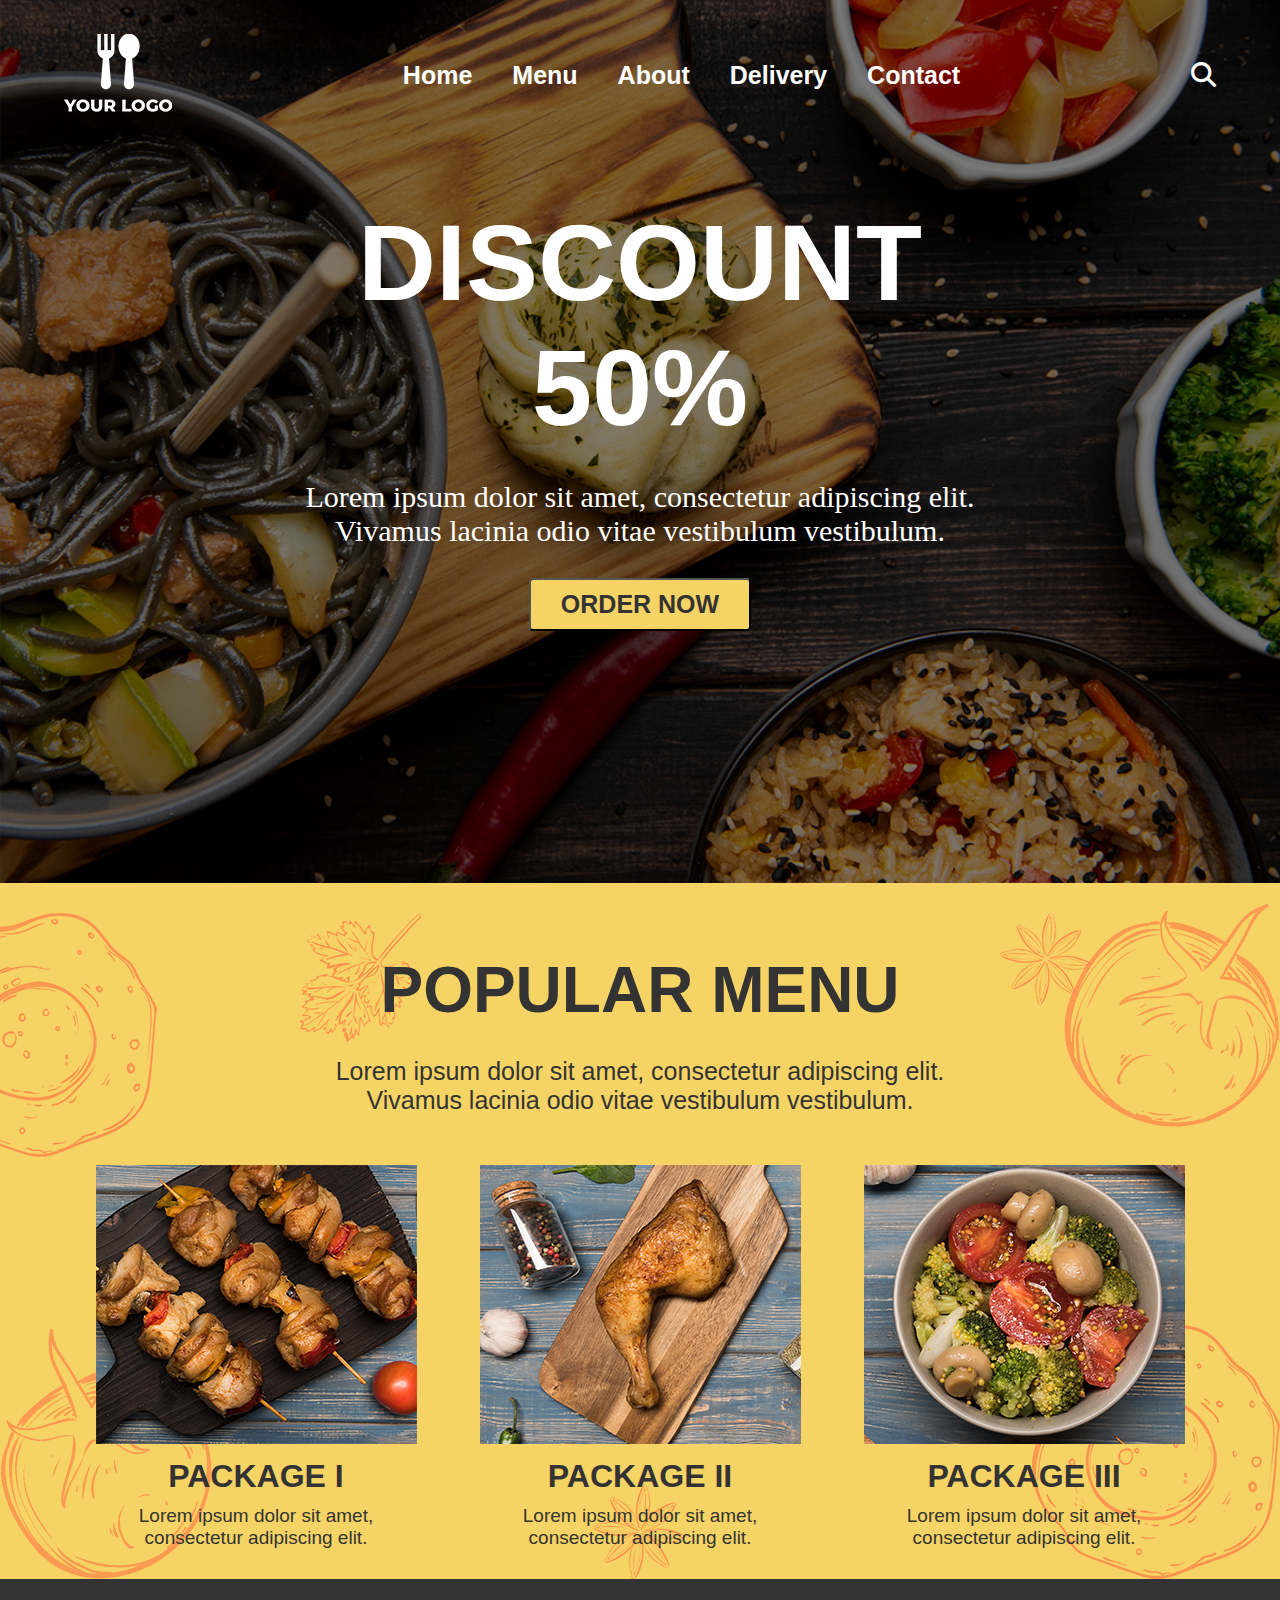
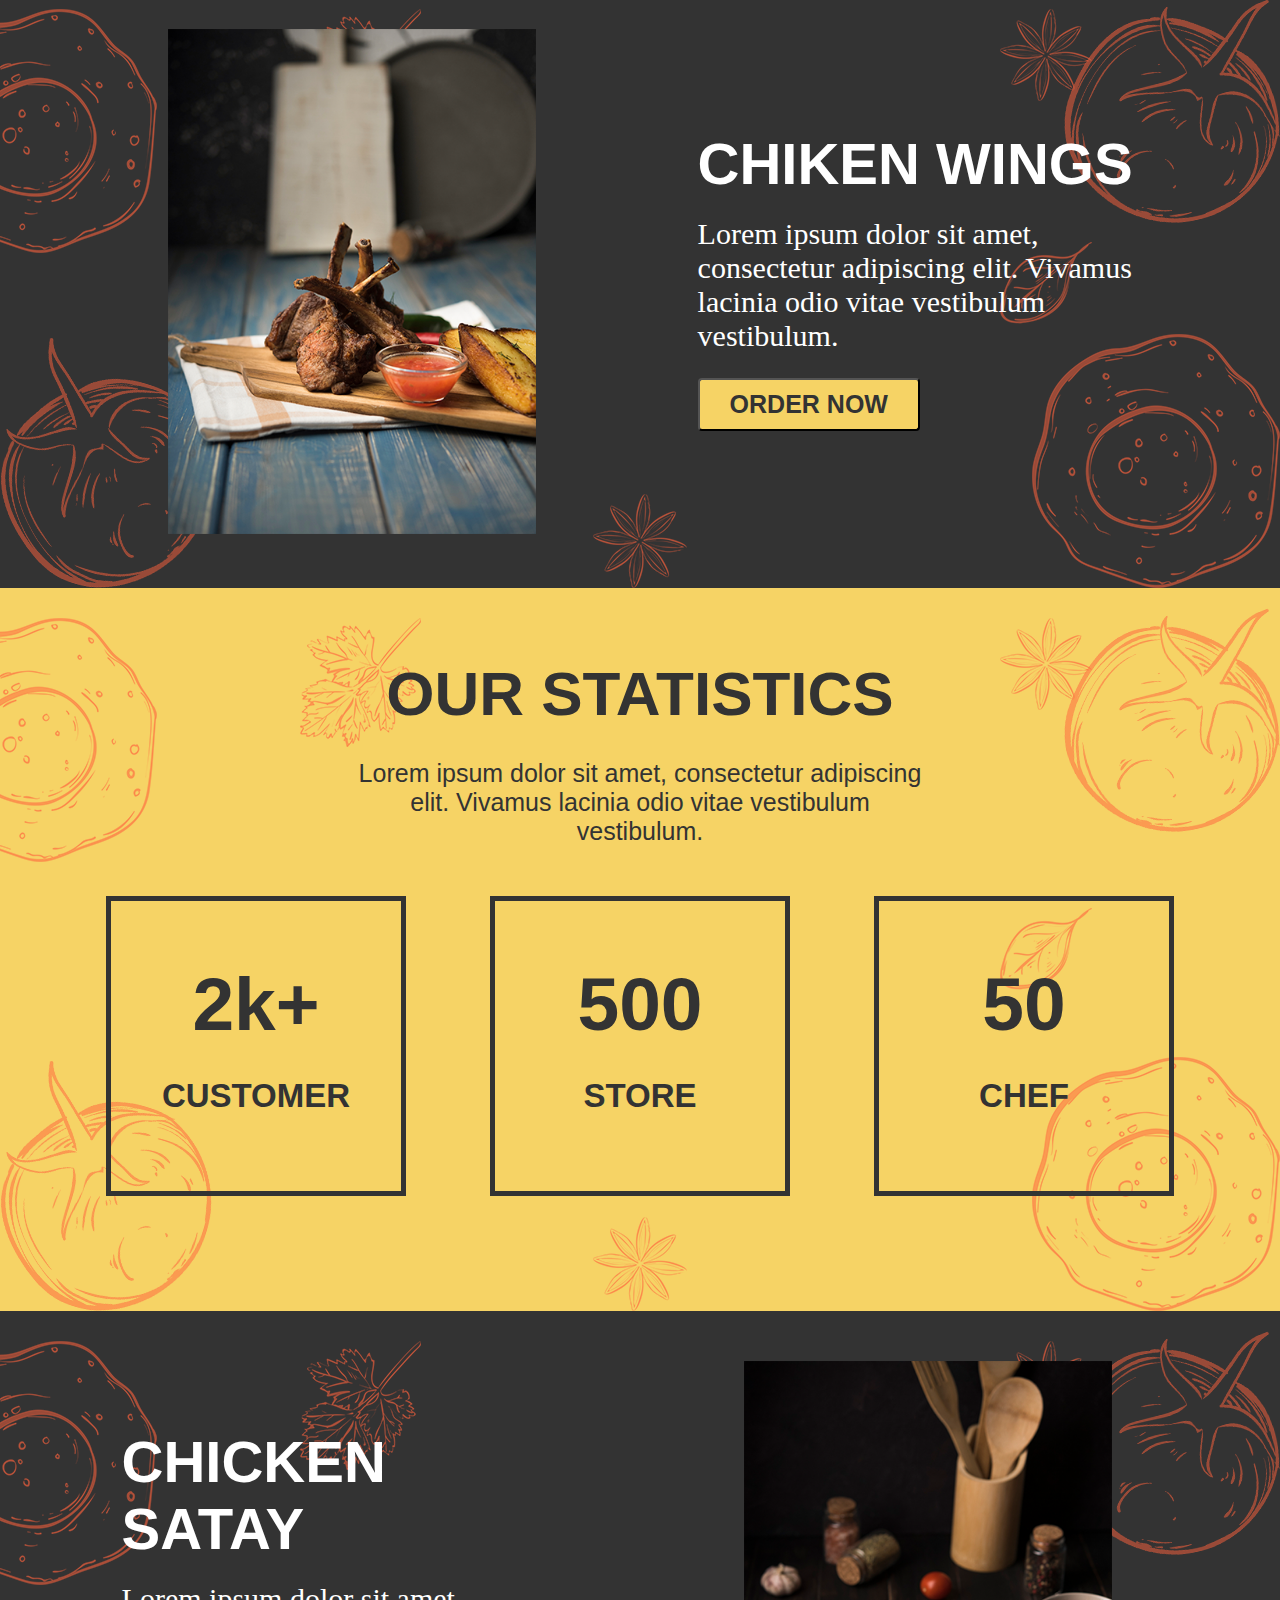
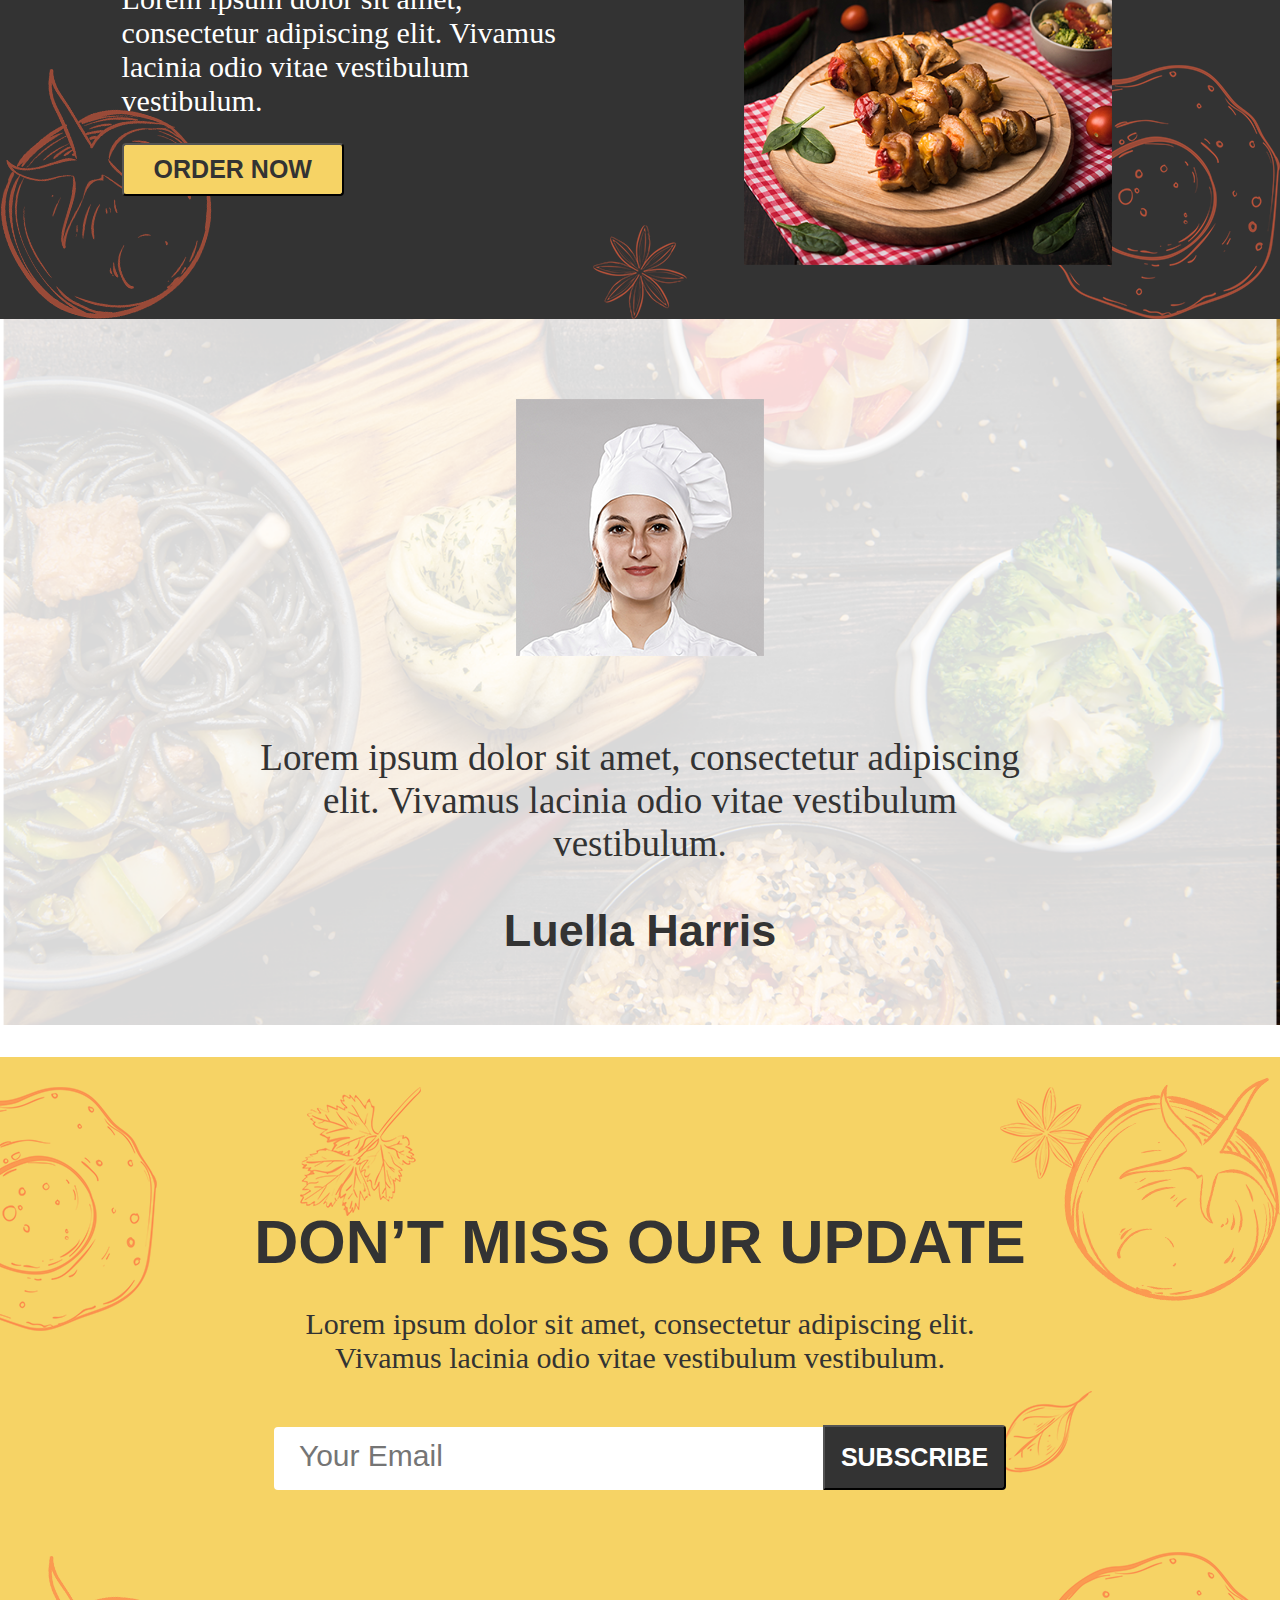
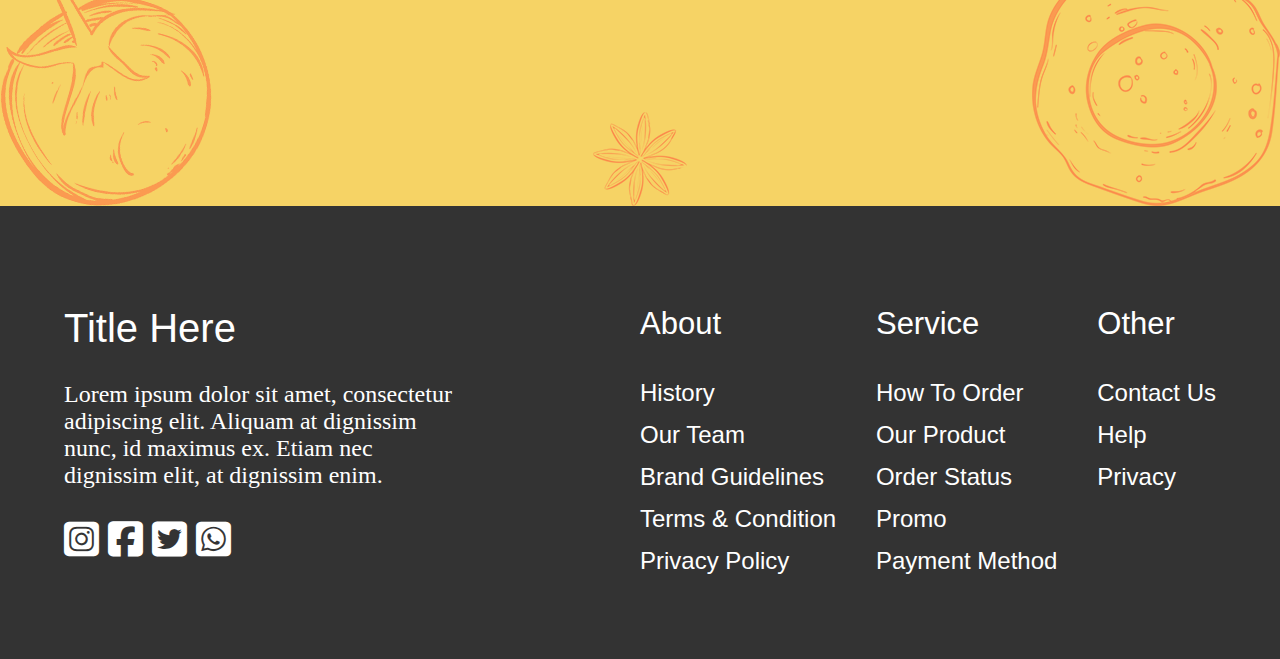
<file: Website/index.html>
<!DOCTYPE html>
<html lang="en">
  <head>
    <meta charset="UTF-8" />
    <meta name="viewport" content="width=device-width, initial-scale=1.0" />
    <title>Restaurant Page</title>
    <link rel="stylesheet" href="style.css" />
    <link
      rel="stylesheet"
      href="https://cdnjs.cloudflare.com/ajax/libs/font-awesome/6.7.2/css/all.min.css"
    />
    <link rel="preconnect" href="https://fonts.googleapis.com" />
    <link rel="preconnect" href="https://fonts.gstatic.com" crossorigin />
    <link
      href="https://fonts.googleapis.com/css2?family=Cedarville+Cursive&display=swap"
      rel="stylesheet"
    />
    <style></style>
  </head>
  <body>
    <div class="sec-one">
      <header>
        <div class="container">
          <div class="nav">
            <div class="logo"><img src="./imgs/1st_logo.png" alt="" /></div>
            <div class="links">
              <ul>
                <li><a href="#">Home</a></li>
                <li><a href="#">Menu</a></li>
                <li><a href="#">About</a></li>
                <li><a href="#">Delivery</a></li>
                <li><a href="#">Contact</a></li>
              </ul>
            </div>
            <div class="icon"><i class="fa-solid fa-magnifying-glass"></i></div>
          </div>
        </div>
      </header>
      <div class="sec-one-text">
        <h1>Discount 50%</h1>
        <p>
          Lorem ipsum dolor sit amet, consectetur adipiscing elit. Vivamus
          lacinia odio vitae vestibulum vestibulum.
        </p>
        <div class="button"><button>Order Now</button></div>
      </div>
    </div>
    <div class="sec-two">
      <div class="container">
        <div class="sec-two-text">
          <h1>Popular Menu</h1>
          <p>
            Lorem ipsum dolor sit amet, consectetur adipiscing elit. Vivamus
            lacinia odio vitae vestibulum vestibulum.
          </p>
        </div>
        <div class="cart">
          <div class="row">
            <div class="cart-1">
              <div class="img">
                <img src="./imgs/2nd_sec_1st_img.png" alt="" />
              </div>
              <div class="cart-text">
                <h2>Package I</h2>
                <p>Lorem ipsum dolor sit amet, consectetur adipiscing elit.</p>
              </div>
            </div>
            <div class="cart-2">
              <div class="img">
                <img src="./imgs/2nd_sec_2nd_img.png" alt="" />
              </div>
              <div class="cart-text">
                <h2>Package II</h2>
                <p>Lorem ipsum dolor sit amet, consectetur adipiscing elit.</p>
              </div>
            </div>
            <div class="cart-3">
              <div class="img">
                <img src="./imgs/2nd_sec_3rd_img.png" alt="" />
              </div>
              <div class="cart-text">
                <h2>Package III</h2>
                <p>Lorem ipsum dolor sit amet, consectetur adipiscing elit.</p>
              </div>
            </div>
          </div>
        </div>
      </div>
    </div>
    <div class="sec-three">
      <div class="container">
        <div class="col-45">
          <div class="img">
            <img src="./imgs/3rd_sec.png" alt="" width="80%" />
          </div>
        </div>
        <div class="col-45">
          <div class="sec-three-text">
            <h2>Chiken Wings</h2>
            <p>
              Lorem ipsum dolor sit amet, consectetur adipiscing elit. Vivamus
              lacinia odio vitae vestibulum vestibulum.
            </p>
            <button>Order Now</button>
          </div>
        </div>
      </div>
    </div>
    <div class="sec-four">
      <div class="container">
        <div class="sec-four-text">
          <h1>Our Statistics</h1>
          <p>
            Lorem ipsum dolor sit amet, consectetur adipiscing elit. Vivamus
            lacinia odio vitae vestibulum vestibulum.
          </p>
        </div>
        <div class="box-row">
          <div class="box">
            <h2>2k+</h2>
            <p>Customer</p>
          </div>
          <div class="box">
            <h2>500</h2>
            <p>Store</p>
          </div>
          <div class="box">
            <h2>50</h2>
            <p>Chef</p>
          </div>
        </div>
      </div>
    </div>
    <div class="sec-five">
      <div class="container">
        <div class="col-45">
          <div class="sec-five-text">
            <h1>Chicken Satay</h1>
            <p>
              Lorem ipsum dolor sit amet, consectetur adipiscing elit. Vivamus
              lacinia odio vitae vestibulum vestibulum.
            </p>
            <button>Order Now</button>
          </div>
        </div>
        <div class="col-45">
          <div class="img">
            <img src="./imgs/5fh_sec.png" alt="" width="80%" />
          </div>
        </div>
      </div>
    </div>
    <div class="sec-six">
      <div class="container">
        <div class="sec-six-img">
          <img src="./imgs/6th_sec.png" alt="" />
        </div>
        <div class="sec-six-text">
          <p>
            Lorem ipsum dolor sit amet, consectetur adipiscing elit. Vivamus
            lacinia odio vitae vestibulum vestibulum.
          </p>
          <h2>Luella Harris</h2>
        </div>
      </div>
    </div>
    <div class="sec-seven">
      <div class="container">
        <div class="sec-seven-text">
          <h2>Don’t Miss Our Update</h2>
          <p>
            Lorem ipsum dolor sit amet, consectetur adipiscing elit. Vivamus
            lacinia odio vitae vestibulum vestibulum.
          </p>
        </div>
        <div class="subscribe">
          <div class="form-input">
            <input
              type="email"
              name="email"
              id="email"
              placeholder="Your Email"
            />
            <button>Subscribe</button>
          </div>
        </div>
      </div>
    </div>
    <div class="sec-eight">
      <div class="container">
        <div class="sec-eight-row">
          <div class="col-50">
            <div class="text">
              <h3>Title Here</h3>
              <p>
                Lorem ipsum dolor sit amet, consectetur adipiscing elit. Aliquam
                at dignissim nunc, id maximus ex. Etiam nec dignissim elit, at
                dignissim enim.
              </p>
            </div>
            <div class="icons">
              <i class="fa-brands fa-square-instagram"></i>
              <i class="fa-brands fa-square-facebook"></i>
              <i class="fa-brands fa-square-twitter"></i>
              <i class="fa-brands fa-square-whatsapp"></i>
            </div>
          </div>
          <div class="col-50">
            <div class="links">
              <div class="about">
                <h3>About</h3>
                <ul>
                  <li><a href="#">History</a></li>
                  <li><a href="#">Our Team</a></li>
                  <li><a href="#">Brand Guidelines</a></li>
                  <li><a href="#">Terms & Condition</a></li>
                  <li><a href="#">Privacy Policy</a></li>
                </ul>
              </div>
              <div class="service">
                <h3>Service</h3>
                <ul>
                  <li><a href="#">How To Order</a></li>
                  <li><a href="#">Our Product</a></li>
                  <li><a href="#">Order Status</a></li>
                  <li><a href="#">Promo</a></li>
                  <li><a href="#">Payment Method</a></li>
                </ul>
              </div>
              <div class="other">
                <h3>Other</h3>
                <ul>
                  <li><a href="#">Contact Us</a></li>
                  <li><a href="#">Help</a></li>
                  <li><a href="#">Privacy</a></li>
                </ul>
              </div>
            </div>
          </div>
        </div>
      </div>
    </div>
  </body>
</html>
</file>
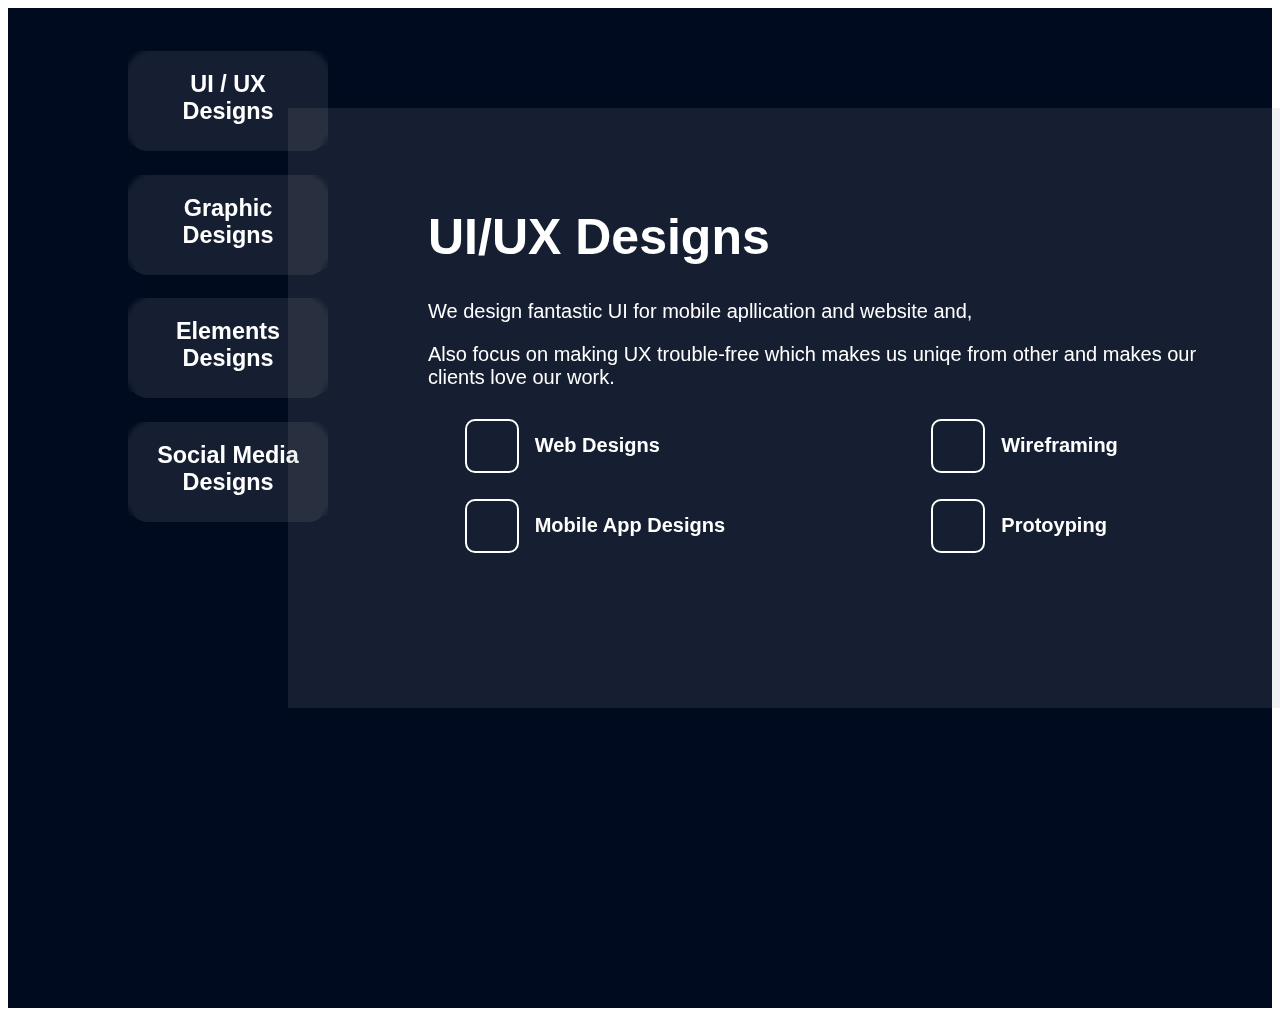
<file: practice2.html>
<!DOCTYPE html>
<html lang="en">
  <head>
    <meta charset="UTF-8" />
    <meta http-equiv="X-UA-Compatible" content="IE=edge" />
    <meta name="viewport" content="width=device-width, initial-scale=1.0" />
    <title>Document</title>
    <style>
      section {
        background-color: #010b20;
        height: 1000px;
        position: relative;
        font-family: sans-serif;
      }
      .container1 {
        display: inline-block;
        margin: 20px;
      }
      .box {
        width: 200px;
        height: 100px;
        background-color: #99999924;
        color: white;
        text-align: center;
        font-weight: bold;
        border-radius: 20px;
        font-size: 20px;
        margin-left: 100px;
      }
      .box h3 {
        padding: 20px;
        backdrop-filter: blur(2px);
      }
      .container2 {
        width: 1100px;
        height: 600px;
        background-color: #99999924;
        position: absolute;
        left: 280px;
        top: 100px;
        color: white;
      }
      .box2 {
        margin: 100px 140px 0 140px;
        color: white;
      }
      .box2 h1 {
        font-size: 50px;
      }
      .box2 p {
        font-size: 20px;
      }
      .box3 {
        width: 1100px;
        height: 80px;
        display: flex;
        justify-content: space-evenly;
      }
      .box4 {
        width: 300px;
        height: 80px;
        display: inline-block;
      }
      .box5 {
        width: 50px;
        height: 50px;
        border: solid white 2px;
        border-radius: 10px;
        position: absolute;
        margin: 10px;
      }
      h5 {
        margin: 25px 0 0 80px;
        font-size: 20px;
      }
    </style>
  </head>
  <body>
    <section>
      <div class="container1">
          <div class="box"><h3>UI / UX Designs</h3></div>
          <div class="box"><h3>Graphic Designs</h3></div>
          <div class="box"><h3>Elements Designs</h3></div>
          <div class="box"><h3>Social Media Designs</h3></div>
      </div>
      <div class="container2">
        <div class="box2">
          <h1>UI/UX Designs</h1>
          <p>We design fantastic UI for mobile apllication and website and,</p>
          <p>
            Also focus on making UX trouble-free which makes us uniqe from other
            and makes our clients love our work.
          </p>
        </div>
        <div class="box3">
          <div class="box4">
            <div class="box5"></div>
            <div class="smallbox1"><h5>Web Designs</h5></div>
          </div>
          <div class="box4">
            <div class="box5"></div>
            <div class="smallbox2"><h5>Wireframing</h5></div>
          </div>
        </div>
        <div class="box3">
          <div class="box4">
            <div class="box5"></div>
            <div class="smallbox3"><h5>Mobile App Designs</h5></div>
          </div>
          <div class="box4">
            <div class="box5"></div>
            <div class="smallbox4"><h5>Protoyping</h5></div>
          </div>
        </div>
      </div>
    </section>
  </body>
</html>
</file>
<file: My-site-1/style.css>
*{
    margin: 0;
    padding: 0;
    box-sizing: border-box;
}
.container{
    width: 1350px;
    margin: 0 auto;
}
.sec-one{
    background-image: url(./Img/Image.png);
    background-repeat: no-repeat;
    background-size: 100%;
}
.top-head{
    background-color: #4a1831c7;
}
.links ul li{
    display: inline-block;
}
.links ul li a{
    text-decoration: none;
    color: #ffd7ad;
    font-family: sans-serif;
    font-size: 20px;
    text-transform: uppercase;
    margin: 50px;
    line-height: 70px;
}
.navbar{
    text-align: center;
}
.logo img{
    margin: 40px 0;
}
.text-h1 h1{
    color: #ffd7ad;
    font-family: sans-serif;
    font-size: 100px;
    margin-bottom: 20px;
}
.text-p p{
    color: #ffd7ad;
    font-family: sans-serif;
    font-size: 30px;
    width: 50%;
}
.order-now-btn button{
    background-color: #ffd7ad;
    border: none;
    font-size: 18px;
    padding: 9px 50px ;
    border-radius: 25px;
    cursor: pointer;
    color: #4a1831;
    margin: 30px 0 100px 0;
}
.sec-tow{
    background-color: #ffd7ad;
}
.sec-tow h2{
    font-size: 64px;
    color: #4a1831;
    font-weight: 700;
    text-align: center;
    padding-top:80px ;
}
.sec-tow p{
    font-size: 25px;
    color: #4a1831;
    font-weight: 400;
    text-align: center;
    width: 60%;
    margin: 0 auto;
    padding: 30px;
}
.see-menu-btn button{
    background-color:#4a1831 ;
    border: none;
    font-size: 18px;
    padding: 9px 50px ;
    border-radius: 25px;
    cursor: pointer;
    color: #ffd7ad;
    margin: 0 auto;
}
.see-menu-btn{
    text-align: center;
}
.sec-two-img img{
    width: 100%;
    margin: 50px 0 ;
}
.sec-three{
    background-color: #ffd7ad;
}
.sec-three .container{
    display: flex;
    align-items: center;
}
.col-50{
    width: 50%;
}
.sec-three .col-50 img{
    padding-bottom: 50px;   
}
.sec-three .col-50 h3{
    font-size: 75px;
    color: #4a1831;
    font-weight: 700;
}
.sec-three .col-50 p{
    font-size: 25px;
    width: 90%;
    color: #4a1831;
}
.tell-me-btn button{
    background-color:#4a1831 ;
    border: none;
    font-size: 18px;
    padding: 9px 50px ;
    border-radius: 25px;
    cursor: pointer;
    color: #ffd7ad;
    margin-top: 30px;
}
.sec-four{
    background-color: #ffd7ad;
    position: relative;
}
.sec-four-text{
    position: absolute;
}
.sec-four-text h2{
    font-size: 167px;
    color: #e63956;
    font-weight: 900;
}
.sec-four-text h4{
    font-size: 64px;
    color: #55112e;
    font-weight: 900;
}
.sec-four-text h3{
    font-size: 104px;
    text-transform: uppercase;
    color: #6cc5ac;
    font-weight: 900;
}
.sec-four img{
    width: 1000px;
    margin-left: 25%;
}
.sec-five{
    background-color: #4a1831;
}
.sec-five .container{
    display: flex;
    align-items: center;
}
.sec-five-text h2{
    font-size: 75px;
    color: #ffd7ad;
    font-weight: 700;
    width: 800px;
    margin: 10px 0;
}
.sec-five-text p{
    font-size: 30px;
    color: #ffd7ad;
    width: 600px;
    font-weight: 400
}
.see-offer-btn button{
    background-color:#ffd7ad ;
    border: none;
    font-size: 18px;
    padding: 9px 50px ;
    border-radius: 25px;
    cursor: pointer;
    color: #4a1831;
    margin-top: 30px;
}
.sec-five img{
    padding: 85px 0;
}
.sec-six{
   background-image: url(./Img/bg4.png);
   background-repeat: no-repeat;
   height: 100vh;
   background-size: 100%;
}
.sec-six{
    display: flex;
    align-items:last baseline;
}
.sec-six-text p{
    font-size: 42px;
    color: #ffd7ad; 
    font-weight: 700;
    text-align: center;
}
.sec-six-text h3{
    font-size: 50px;
    color: #ffd7ad ;
    text-align: center;
    padding:10px 0 90px 0;
}
.sec-seven{
    background-color: #ffd7ad;
    display: flex;
    align-items: center;
}
.sec-seven-text h2{
    margin-top: 100px;
    padding-top: 100px;
    font-size: 75px;
    color: #4a1831;
    font-weight: 700;
    text-align: center;
}
.sec-seven-text p{
    font-size: 30px;
    color: #4a1831;
    font-weight: 400;
    text-align: center;
    width: 60%;
    margin: 10px auto;
}

input{
    border: none;
    border-radius: 40px;    
    width: 660px;
    height: 60px;
    background-color: #ffffff;  
    padding: 20px;
    display: block;
    margin: 40px auto 0;
    text-align: center;
    font-size: 30px;
}
.subscribe-btn{
    text-align: center;
    padding-bottom: 100px;
    margin-bottom: 100px;
}
.subscribe-btn button{
    background-color:#4a1831 ;
    border: none;
    font-size: 18px;
    padding: 12px 50px ;
    border-radius: 30px;
    cursor: pointer;
    color: #ffd7ad;
    margin-top: 20px;
}
.sec-eight{
    background-color: #4a1831;
}
.col-50{
    width: 50%;
}
.col-16{
    width: 16.66%;
}
.sec-eight-text h2{
    font-size: 32px;
    color: #ffd7ad;
    font-weight: 400;
    padding-bottom: 15px;
}
.sec-eight .container .row{
    display: flex;
    padding: 100px 0;
}
.sec-eight-text p{
    font-size: 24px;
    color: #ffd7ad;
    font-weight: 400;
    width: 80%;
    padding-bottom: 15px;
}
.logo i{
    color: #ffd7ad;
    font-size: 30px;
    padding-right: 10px;
}
.col-16 h3{
    font-size: 32px;
    color: #ffd7ad;
    font-weight: 400;
    padding-bottom: 10px;
}
.col-16 ul li{
    font-size: 24px;
    line-height: 42px;
    color: #ffd7ad;
    font-weight: 400;
    list-style: none;  
}
</file>
<file: My-Site-2/style.css>
*{
    margin: 0;
    padding: 0;
    box-sizing: border-box;
    font-family: 'Poppins', sans-serif;
    scroll-behavior: smooth;
    list-style: none;
    text-decoration: none;
}
*::selection{
    background: #ff702a;
    color: #fff;
}
body{
    color: #fff;
    background: #1e1c2a;
}
header{
    position: fixed;
    top: 0;
    right: 0;
    width: 100%;
    z-index: 1000;
    display: flex;
    align-items: center;
    justify-content: space-between;
    padding: 30px 170px;
    background: #1e1c2a;
}
.logo{
    color: #ff702a;
    font-weight: 600;
    font-size: 50px;
}
.navbar{
    display: flex;
}
.navbar a{
    color: #fff;
    font-size: 1.1rem;
    padding: 10px 20px;
    font-weight: 500;
}
.navbar a:hover{
    color: #ff702a;
    transition: .4s;
}
section{
    padding: 70px 17%;
}
.sec-one{
    width: 100%;
    min-height: 90vh;
    display: flex;
    align-items: center;
    margin-top: 50px;
}
.sec-one-img img{
    max-width: 100%;
    width: 400px;
    height: auto;
    margin-left: 100px;

}
.sec-one-text h1{
    font-size: 80px;
    color: #ff702a;
}
.sec-one-text .h2{
    font-size: 25px;
    margin: 20px 0;
} 
.btn a{
    display: inline-block;
    padding: 10px 20px;
    background: #ff702a;
    color: #fff;
    border-radius: 20px;
}
.btn a:hover{
    transform: scale(1.2) translateY(10px);
    transition: .4s;
}
.sec-two{
    display: flex;
    align-items: center;
}
.sec-two-img img{
    max-width: 100%;
    width: 480px;
    height: auto;
}
.sec-two-text{
    margin-left: 100px;
}
.sec-two-text span{
    color: #ff702a;
    font-weight:600 ;
}
.sec-two-text h2{
    font-size: 40px;
}
.sec-two-text p{
    margin: 20px 0;
    line-height: 1.7;
}
.heading{
    text-align: center;
}
.heading span{
    color: #ff702a;
    font-weight: 600;
}
.heading h2{
    font-size:35px;
}
.sec-three-container{
    display: flex;
    align-items: center;
    justify-content: center;
}
.sec-three-container .box{
    padding: 20px;
    position: relative;
    height: auto;
    display: flex;
    flex-direction: column;
    align-items: center;
    justify-content: center;
    background: #feeee7;
    border-radius: 20px;
    margin: 22px 10px;
    
}
.sec-three-container .box .box-img{
    margin-bottom: 20px;
    width: 220px;
    height: 220px;
}

.box:hover{
    transform: scale(1.05) translateY(10px);
    transition: .4s;
    cursor: pointer;
}
.box-img img{
    width: 100%;
    height: 100%;
}
.box h2{
    font-size: 25px;
    color: #1e1c2a;
}
.box h3{
    color: #1e1c2a;
    font-size: 20px;
    font-weight: 400;
    margin: 4px 0 10px 0;
}
.box span{
    font-size: 15px;
    color: #ff702a;
    font-weight: 600;
}
.sec-four-container{
    display: flex;
    align-items: center;
    justify-content: center;
}
.s-box{
    text-align: center;
    padding: 20px 30px;
    
}
.s-box img{
    width: 90px;
}
.s-box h3{
    margin: 4px 0 10px 0;
    color: #ff702a;
    font-size: 20px;
}
.s-box p{
    line-height: 25px;
}
.sec-five{
    background: #feeee7;
    padding: 70px 0;
    width: 66%;
    margin: 100px auto;
    text-align: center;
    border-radius: 10px;
}
.sec-five .h2-margin{
    font-size: 25px;
    color: #1e1c2a;
    margin-bottom: 30px;
}
.main{
    display: flex;
    flex-wrap: wrap;

}
.footer{
    padding: 10px 0;
}
.col-25{
    width: 25%;
}
.col-25 h4{
    font-size: 20px;
    color: #fff;
    margin-bottom: 25px;
    position: relative;
}
.col-25 h4::before{
    content: "";
    position: absolute;
    height: 2px;
    width: 50px;
    left: 0;
    bottom: -8px;
    background: #ff702a;
}
.col-25 ul li:not(last-child){
    margin-bottom: 10px;
}
.col-25 ul li a{
    color: #9897a9;
    font-size: 15px;
    display: block;
    text-transform: capitalize;
    transition: .4s;
}
.col-25 ul li a:hover{
    color: #fff;
    transform: translateX(-12px);
}
.col-25 .social{
    width: 220px;
    display: flex;
    align-items: center;
    justify-content: space-between;
}
.col-25 .social a{
    height: 40px;
    width: 40px;
    background-color: #ff702a;
    color: #fff;
    display: inline-flex;
    align-items: center;
    justify-content: center;
    font-size: 20px;
    border-radius: 50%;
    transition: .4s;
}
.col-25 .social a:hover{
    transform: scale(1.2);
    color: #1e1c2a;
    background: #fff;
}
@media (max-width: 1560px){
    header{
        padding: 15px 40px;
    }
}
@media (max-width: 1140px){
    section{
        padding: 50px 6%;
    }
    .col-25{
        width: 50%;
        margin-bottom: 10px;
    }
}
@media (max-width:720px) {
        header{
            padding: 10px 16px;
        }
        .sec-one{
            flex-wrap: wrap;
            text-align: center;
        }
        .sec-one .sec-one-img{
           margin: 20px auto;
        }
        .sec-two{
            flex-wrap: wrap;
            text-align: center;
        }
        .sec-two-text{
            margin-bottom: 50px;
        }
        .sec-tow-img{
            order: 2;   
        }
        .sec-tow-img img{
            width: 100%;
        }
        .heading .sec-three-container{
            flex-wrap: wrap;
        }
        section{
            padding: 100px 7%;
        }
        .sec-three .sec-three-container{
            flex-wrap: wrap;
        }
        .sec-four .sec-four-container{
            flex-wrap: wrap;
            font-size: 20px;
        }
        .sec-four .sec-four-container .s-box img{
            width: 50%;
        }

}
@media (max-width:575px) {
    .col-25{
        width: 100%;
    }

}
</file>
<file: My-Site-3/style.css>
*{
    margin: 0;
    padding: 0;
    box-sizing: border-box;
}
.sec-one{
    background-image: url(./Imgs/Sec-1.png);
    background-repeat: no-repeat;
    background-size: 100%;
}
header{
    background-color: #303030d1;
}
.container{
    width: 90%;
    margin: 0 auto;
}
.row{
    display: flex;
    align-items: center;
    justify-content: space-between;
}
.sec-one ul{
    display: flex;
}
.sec-one ul li {
    list-style: none;
    margin: 0 20px;
}
.sec-one ul li a{
    text-decoration: none;
    font-size: 25px;
    text-transform: uppercase;
    color: #ffffff;
    font-weight: 400;
    font-family: "Oswald";
}
.sec-one ul li a:hover{
    color: #e8631c;
    transition: .3s;
}
.sec-one-icon i{
    color: #ffffff;
    font-size: 20px;
}
.sec-one-icon i:hover{
    color: #e8631c;
    transition: .3s;
    transform: scale(1.3);
}
.sec-one-text h1{
    font-size: 125px;
    color: #ffffff;
    font-weight: 400;
    font-family: "Oswald";   
    padding-top: 12%;
    margin-top: 100px;
}
.sec-one-text p{
    font-size: 30px;
    color: #ffffff;
    font-weight: 400;
    font-family: "Montserrat";
    width: 40%;
    padding-bottom: 20px;
}
.sec-one-text .btn{
    padding-bottom: 18px;
}
.sec-one-text .btn button{
    font-size: 29px;
    text-transform: uppercase;
    color: #ffffff;
    font-weight: 400;
    font-family: "Oswald";
    text-align: center;
    border-radius: 10px;
    background-color: #e8631c;
    border: none;
    padding: 5px 25px;
    cursor: pointer;
}
.sec-one-text .btn button:hover{
    background-color: #ffffff;
    color: #e8631c;
    transition: .4s;
    transform:scale(1.03) ;
}
.sec-two{
    background-color: #e8631c;
}
.sec-two-text h2{
    font-size: 75px;
    text-transform: uppercase;
    color: #ffffff;
    font-weight: 700;
    font-family: "Oswald";
    text-align: center;
    padding: 50px 0 20px 0;
}
.sec-two-text p{
    font-size: 30px;
    color: #ffffff;
    font-weight: 400;
    font-family: "Montserrat";
    text-align: center;
    width: 50%;
    margin: 0 auto;
    padding-bottom: 30px;
}
.sec-two .col-30-container{
    width: 70%;
    margin: 0 auto;
    padding-bottom: 60px;
}
.col-30{
    width: 30%;
    height: 380px;
}
.sec-two .col-30{
    background-color: #303030;
}
.sec-two .col-30:hover{
    transition: .5s;
    transform: scale(1.03);
    cursor: pointer;
}
.sec-two img{
    width: 100%;
}
.sec-two .col-30 h3{
    font-size: 37px;
    text-transform: uppercase;
    color: #ffffff;
    font-weight: 400;
    font-family: "Oswald";
    text-align: center;
    padding: 4px 0;
}
.sec-two .col-30 p{
    font-size: 20px;
    color: #ffffff;
    font-weight: 400;
    font-family: "Montserrat";
    text-align: center;
}
.sec-three{
    background-color: #303030;
}
.sec-three-text h3{
    font-size: 75px;
    text-transform: uppercase;
    color: #ffffff;
    font-weight: 700;
    font-family: "Oswald";
    text-align: center;
    padding: 40px 0 20px 0;
}
.sec-three-text p{
    width: 50%;
    margin: 0 auto;
    font-size: 30px;
    color: #ffffff;
    font-weight: 400;
    font-family: "Montserrat";
    text-align: center;
}
.sec-three .col-30-container{
    width: 70%;
    margin: 0 auto;
    padding-bottom: 55px;
}
.sec-three .col-30{
    background-color: #e8631c;
    margin-top: 40px;
    border-radius: 10px;
}
.sec-three img{
    display: block;
    margin: 40px auto;
}
.sec-three .col-30 h3{
    font-size: 37px;
    text-transform: uppercase;
    color: #ffffff;
    font-weight: 600;
    font-family: "Oswald";
    text-align: center;
}
.sec-three .col-30 p{
    font-size: 22px;
    color: #ffffff;
    font-weight: 400;
    font-family: "Montserrat";
    text-align: center;
}
.sec-three button{
    border: none;
    border-radius: 10px;
    background-color: #303030;
    font-size: 20px;
    color: #ffffff;
    font-weight: 400;
    font-family: "Oswald";
    text-align: center;
    padding: 5px 50px;  
    display: block;
    margin: 10px auto;
    cursor: pointer;
}
.sec-three button:hover{
    transition: .5s;
    transform: scale(1.03);
    background-color: #ffffff;
    color: #303030;
}
.sec-four{
    background-color: #e8631c;
}
.sec-four .col-40{
    width: 40%;
}
.sec-four-img img{
    height: 718px;
}
.col-60{
    width: 60%;
}
.sec-four-container{
    width: 50%;
}
.sec-four h2{
    font-size: 75px;
    text-transform: uppercase;
    color: #ffffff;
    font-weight: 700;
    font-family: "Oswald";
}
.sec-four p{
    width: 80%;
    font-size: 30px;
    color: #ffffff;
    font-weight: 400;
    font-family: "Montserrat";
    margin-top: 40px;
}
.sec-four button{
    border: none;
    border-radius: 10px;
    background-color: #303030;
    font-size: 20px;
    color: #ffffff;
    font-weight: 400;
    font-family: "Oswald";
    text-align: center;
    text-transform: uppercase;
    padding: 5px 50px;  
    cursor: pointer;
    margin-top: 50px;
}
.sec-four button:hover{
    transition: .5s;
    transform: scale(1.03);
    background-color: #ffffff;
    color: #303030;
}
.sec-five{
    background-color: #e8631c;
}
.sec-five h2{
    font-size: 75px;
    text-transform: uppercase;
    color: #ffffff;
    font-weight: 700;
    font-family: "Oswald";
}
.sec-five p{
    width: 80%;
    font-size: 30px;
    color: #ffffff;
    font-weight: 400;
    font-family: "Montserrat";
    margin-top: 40px;
}
.sec-five button{
    border: none;
    border-radius: 10px;
    background-color: #303030;
    font-size: 20px;
    color: #ffffff;
    font-weight: 400;
    font-family: "Oswald";
    text-align: center;
    text-transform: uppercase;
    padding: 5px 50px;  
    cursor: pointer;
    margin-top: 50px;
}
.sec-five button:hover{
    transition: .5s;
    transform: scale(1.03);
    background-color: #ffffff;
    color: #303030;
}
.sec-five img{
    height: 718px;
    width: 600px;
}
.sec-six{
    background-color: #303030;
}
.sec-six-text h2{
    font-size: 75px;
    text-transform: uppercase;
    color: #ffffff;
    font-weight: 700;
    font-family: "Oswald";
    text-align: center;
    padding: 100px 0 25px 0;
}
.sec-six-text p{
    width: 50%;
    font-size: 30px;
    color: #ffffff;
    font-weight: 400;
    font-family: "Montserrat";
    text-align: center;
    margin: 0 auto;
    padding-bottom: 100px;
}
.sec-six-container{
    width: 80%;
    margin: 0 auto;
}
.sec-six .col-30{
    height: 320px;
}
.sec-six .col-30 h3{
    font-size: 67px;
    text-transform: uppercase;
    color: #ffffff;
    font-weight: 700;
    font-family: "Oswald";
    text-align: center;
}
.sec-six .col-30 span{
    font-size: 35px;
    color: #ffffff;
    font-weight: 400;
    font-family: "Montserrat";
    display: block;
    text-transform: capitalize;
    text-align: center;
}
.sec-seven{
    background-image: url(./Imgs/Sec-seven.png);
    background-size: cover;
}
.sec-seven-text{
    padding-top: 100px;
    padding-bottom: 100px;
}
.sec-seven-text p{
    width: 60%;
    font-size: 50px;
    color: #ffffff;
    font-weight: 400;
    font-family: "Nunito";
    text-align: center;
    padding-top: 100px;
    margin: 20px auto;
}
.sec-seven-text h2{
    font-size: 58px;
    text-transform: uppercase;
    color: #ffffff;
    font-weight: 700;
    font-family: "Oswald";
    text-align: center;
    padding-bottom: 100px;
    margin-bottom: 10px;
}
.sec-eight{
    background-color: #e8631c;
}
.sec-eight-text h2{
    font-size: 75px;
    color: #ffffff;
    font-weight: 700;
    font-family: "Oswald";
    text-align: center;
    padding-top: 100px;
    text-transform: uppercase;
}
.sec-eight-text p{
    width: 50%;
    margin: 0 auto;
    font-size: 30px;
    color: #ffffff;
    font-weight: 400;
    font-family: "Montserrat";
    text-align: center;
}
.form-mail-subscribe {
    display: flex;
    align-items: center;
    justify-content: center;
    padding-bottom: 100px;
}
.form-mail-subscribe form{
    text-align: center;
    margin-bottom: 40px;
}
.form-mail-subscribe form input{
    border: none;  
    width: 450px;
    height: 50px;
    background-color: #ffffff;  
    padding: 20px;
    display: block;
    margin: 40px auto 0;
    font-size: 25px;
    border: 2px solid ;
}
.sec-eight .btn button{
    width: 150px;
    height: 50px;
    background-color: #303030;
    border: none;
    font-size: 25px;
    text-transform: uppercase;
    color: #ffffff;
    font-weight: 600;
    font-family: "Oswald";
    text-align: center;
}
.sec-eight .btn button:hover{
    background-color: #ffffff;
    color: #303030;
    transition: .4s;
    transform: scale(1.05);
}
.sec-nine{
    background-color: #303030;
}
.col-50{
    width: 50%;
}
.col-16{
    width: 16.66%;
    height: 30vh;
    margin: 2px;
}
.sec-nine-text h2{
    font-size: 33px;
    text-transform: uppercase;
    color: #ffffff;
    font-weight: 400;
    font-family: "Oswald";
    padding-bottom: 20px;
}
.sec-nine .container .row{
    display: flex;
    padding: 100px 0;
}
.sec-nine-text p{
    width: 70%;
    font-size: 25px;
    color: #ffffff;
    font-weight: 400;
    font-family: "Montserrat";
    padding-bottom: 20px;
}
.logo i{
    color: #ffffff;
    font-size: 30px;
    padding-right: 10px;
}   
.logo i:hover{
    color: #e8631c;
    cursor: pointer;
    transition: .3s;
}
.col-16 h2{
    font-size: 33px;
    text-transform: uppercase;
    color: #ffffff;
    font-weight: 400;
    font-family: "Oswald";
    padding-bottom: 5px;
}
.col-16 ul li{
    list-style: none;
}
.col-16 ul li a{
    text-decoration: none;
    font-size: 25px;
    line-height: 38px;
    text-transform: capitalize;
    color: #ffffff;
    font-weight: 400;
    font-family: "Montserrat";   
}
.col-16 ul li a:hover{
    color: #e8631c;
    transition: .3s;
}
</file>
<file: Website/style.css>
* {
  margin: 0;
  padding: 0;
  box-sizing: border-box;
}
.sec-one {
  background-image: url(./imgs/1st_Background.png);
  background-repeat: no-repeat;
  background-size: cover;
}
.container {
  width: 90%;
  margin: 0 auto;
}
.nav {
  display: flex;
  flex-wrap: wrap;
  justify-content: space-between;
  align-items: center;
  height: 150px;
}
.sec-one .links ul {
  display: flex;
  flex-wrap: wrap;
  justify-content: space-evenly;
  list-style: none;
}
.sec-one .links ul li a {
  text-decoration: none;
  font-family: "Montserrat", sans-serif;
  font-weight: 600;
  font-size: 25px;
  color: #ffff;
  margin: 0 20px;
}
.sec-one .links ul li a:hover {
  color: orangered;
  transition: 0.3s;
}
.sec-one .icon i {
  color: #ffff;
  font-size: 25px;
}
.icon i:hover {
  transform: scale(1.2);
  transition: 0.3s;
  cursor: pointer;
}
.sec-one-text {
  width: 60%;
  margin: 0 auto;
  text-align: center;
}
.sec-one-text h1 {
  font-size: 108px;
  text-transform: uppercase;
  color: #ffffff;
  font-weight: 700;
  font-family: "Montserrat", sans-serif;
  text-align: center;
  margin-top: 50px;
}
.sec-one-text p {
  font-size: 30px;
  color: #ffffff;
  font-weight: 400;
  font-family: "Montserrat";
  text-align: center;
  margin: 30px 0;
}
.sec-one-text button {
  font-size: 25px;
  text-transform: uppercase;
  color: #333333;
  font-weight: 700;
  font-family: "Montserrat", sans-serif;
  text-align: center;
  border-radius: 4px;
  background-color: #f6d365;
  padding: 10px 30px;
  margin-bottom: 28vh;
  animation: button 2s ease-in-out infinite alternate-reverse;
  
}
@keyframes button {
  from{
    transform: scale(.8);
  }
  to{
    transform: scale(1.2);
  }
}
.sec-one-text button:hover {
  transform: scale(1.2);
  transition: 0.4s;
  cursor: pointer;
}
.sec-two {
  background: url(./imgs/2nd_sec_1st_shape.png) no-repeat -80px 30px,
    url(./imgs/2nd_sec_2nd_shape.png) no-repeat 300px 30px,
    url(./imgs/2nd_sec_3rd_shape.png) no-repeat 1000px 30px,
    url(./imgs/2nd_sec_4th_shape.png) no-repeat right top 20px,
    url(./imgs/2nd_sec_5th_shape.png) no-repeat bottom left,
    url(./imgs/2nd_sec_6th_shape.png) no-repeat bottom,
    url(./imgs/2nd_sec_7th_shape.png) no-repeat 1000px,
    url(./imgs/2nd_sec_8th_shape.png) no-repeat right bottom, #f6d365;
}
.sec-two-text h1 {
  font-size: 64px;
  text-transform: uppercase;
  color: #333333;
  font-weight: 700;
  font-family: "Montserrat", sans-serif;
  text-align: center;
  padding: 70px 0 30px 0;
}
.sec-two-text p {
  width: 60%;
  margin: 0 auto;
  font-size: 25px;
  color: #333333;
  font-weight: 400;
  font-family: "Montserrat", sans-serif;
  text-align: center;
  padding-bottom: 50px;
}
.row {
  display: flex;
  justify-content: space-evenly;
  text-align: center;
}
.cart-text h2 {
  font-size: 32px;
  text-transform: uppercase;
  color: #333333;
  font-weight: 700;
  font-family: "Montserrat", sans-serif;
  text-align: center;
  padding: 10px 0;
}
.cart-text p {
  width: 70%;
  margin: 0 auto;
  padding-bottom: 30px;
  font-size: 19px;
  color: #333333;
  font-weight: 400;
  font-family: "Montserrat", sans-serif;
  text-align: center;
}
.sec-three {
  background: url(./imgs/2nd_sec_1st_shape.png) no-repeat -80px 30px,
    url(./imgs/2nd_sec_2nd_shape.png) no-repeat 300px 30px,
    url(./imgs/2nd_sec_3rd_shape.png) no-repeat 1000px 30px,
    url(./imgs/2nd_sec_4th_shape.png) no-repeat right top 20px,
    url(./imgs/2nd_sec_5th_shape.png) no-repeat bottom left,
    url(./imgs/2nd_sec_6th_shape.png) no-repeat bottom,
    url(./imgs/2nd_sec_7th_shape.png) no-repeat 1000px,
    url(./imgs/2nd_sec_8th_shape.png) no-repeat right bottom, #333333;
}
.sec-three .container {
  display: flex;
  flex-wrap: wrap;
  justify-content: space-around;
  align-items: center;
  padding: 50px 0;
}
.col-45 {
  width: 40%;
}
.col-45 .img {
  text-align: center;
}
.sec-three-text h2 {
  padding: 20px 0;
  font-size: 58px;
  text-transform: uppercase;
  color: #ffffff;
  font-weight: 700;
  font-family: "Montserrat", sans-serif;
}
.sec-three-text p {
  font-size: 30px;
  color: #ffffff;
  font-weight: 400;
  font-family: "Montserrat";
  padding-bottom: 25px;
}
.sec-three-text button {
  font-size: 25px;
  text-transform: uppercase;
  color: #333333;
  font-weight: 700;
  font-family: "Montserrat", sans-serif;
  text-align: center;
  border-radius: 4px;
  background-color: #f6d365;
  padding: 10px 30px;
  margin-bottom: 25px;
}
.sec-three-text button:hover {
  transform: scale(1.2);
  transition: 0.4s;
  cursor: pointer;
}
.sec-four {
  background: url(./imgs/2nd_sec_1st_shape.png) no-repeat -80px 30px,
    url(./imgs/2nd_sec_2nd_shape.png) no-repeat 300px 30px,
    url(./imgs/2nd_sec_3rd_shape.png) no-repeat 1000px 30px,
    url(./imgs/2nd_sec_4th_shape.png) no-repeat right top 20px,
    url(./imgs/2nd_sec_5th_shape.png) no-repeat bottom left,
    url(./imgs/2nd_sec_6th_shape.png) no-repeat bottom,
    url(./imgs/2nd_sec_7th_shape.png) no-repeat 1000px,
    url(./imgs/2nd_sec_8th_shape.png) no-repeat right bottom, #f6d365;
}
.sec-four-text h1 {
  font-size: 62px;
  text-transform: uppercase;
  color: #333333;
  font-weight: 700;
  font-family: "Montserrat", sans-serif;
  text-align: center;
  padding: 70px 0 30px 0;
}
.sec-four-text p {
  width: 50%;
  margin: 0 auto;
  font-size: 25px;
  color: #333333;
  font-weight: 400;
  font-family: "Montserrat", sans-serif;
  text-align: center;
  padding-bottom: 50px;
}
.box-row {
  display: flex;
  flex-wrap: wrap;
  justify-content: space-around;
}
.box-row .box {
  border: 5px solid #333333;
  width: 300px;
  height: 300px;
  text-align: center;
  margin-bottom: 115px;
}
.box-row .box h2 {
  font-size: 75px;
  color: #333333;
  font-weight: 700;
  font-family: "Montserrat", sans-serif;
  text-align: center;
  margin-top: 60px;
}
.box-row .box p {
  font-size: 33px;
  text-transform: uppercase;
  color: #333333;
  font-weight: 700;
  font-family: "Montserrat", sans-serif;
  text-align: center;
  margin-top: 30px;
}
.sec-five {
  background: url(./imgs/2nd_sec_1st_shape.png) no-repeat -80px 30px,
    url(./imgs/2nd_sec_2nd_shape.png) no-repeat 300px 30px,
    url(./imgs/2nd_sec_3rd_shape.png) no-repeat 1000px 30px,
    url(./imgs/2nd_sec_4th_shape.png) no-repeat right top 20px,
    url(./imgs/2nd_sec_5th_shape.png) no-repeat bottom left,
    url(./imgs/2nd_sec_6th_shape.png) no-repeat bottom,
    url(./imgs/2nd_sec_7th_shape.png) no-repeat 1000px,
    url(./imgs/2nd_sec_8th_shape.png) no-repeat right bottom, #333333;
}
.sec-five .container {
  display: flex;
  flex-wrap: wrap;
  justify-content: space-around;
  align-items: center;
  padding: 50px 0;
}
.sec-five-text h1 {
  padding: 20px 0;
  font-size: 58px;
  text-transform: uppercase;
  color: #ffffff;
  font-weight: 700;
  font-family: "Montserrat", sans-serif;
}
.sec-five-text p {
  font-size: 30px;
  color: #ffffff;
  font-weight: 400;
  font-family: "Montserrat";
  padding-bottom: 25px;
}
.sec-five-text button {
  font-size: 25px;
  text-transform: uppercase;
  color: #333333;
  font-weight: 700;
  font-family: "Montserrat", sans-serif;
  text-align: center;
  border-radius: 4px;
  background-color: #f6d365;
  padding: 10px 30px;
  margin-bottom: 25px;
}
.sec-five-text button:hover {
  transform: scale(1.2);
  transition: 0.4s;
  cursor: pointer;
}
.sec-six {
  background-image: url(./imgs/6th_Background.png);
  background-repeat: no-repeat;
  background-size: 100vw;
}
.sec-six .sec-six-img img {
  display: block;
  margin: 0 auto;
  padding: 80px 0;
}
.sec-six .sec-six-text p {
  width: 70%;
  margin: 0 auto;
  font-size: 37px;
  color: #333333;
  font-weight: 400;
  font-family: "Montserrat";
  text-align: center;
}
.sec-six .sec-six-text h2 {
  font-size: 45px;
  color: #333333;
  font-weight: 700;
  font-family: "Montserrat", sans-serif;
  text-align: center;
  margin-top: 40px;
  padding-bottom: 100px;
}
.sec-seven {
  background: url(./imgs/2nd_sec_1st_shape.png) no-repeat -80px 30px,
    url(./imgs/2nd_sec_2nd_shape.png) no-repeat 300px 30px,
    url(./imgs/2nd_sec_3rd_shape.png) no-repeat 1000px 30px,
    url(./imgs/2nd_sec_4th_shape.png) no-repeat right top 20px,
    url(./imgs/2nd_sec_5th_shape.png) no-repeat bottom left,
    url(./imgs/2nd_sec_6th_shape.png) no-repeat bottom,
    url(./imgs/2nd_sec_7th_shape.png) no-repeat 1000px,
    url(./imgs/2nd_sec_8th_shape.png) no-repeat right bottom, #f6d365;
}
.sec-seven-text h2 {
  font-size: 61px;
  text-transform: uppercase;
  color: #333333;
  font-weight: 700;
  font-family: "Montserrat", sans-serif;
  text-align: center;
  padding: 150px 0 30px 0;
}
.sec-seven-text p {
  width: 60%;
  margin: 0 auto;
  font-size: 30px;
  color: #333333;
  font-weight: 400;
  font-family: "Montserrat";
  text-align: center;
  padding-bottom: 50px;
}
.form-input {
  text-align: center;
  padding-bottom: 100px;
}
.sec-seven .subscribe .form-input input {
  width: 549px;
  height: 63px;
  border: none;
  border-radius: 4px 0 0 4px;
  background-color: #ffffff;
  font-size: 30px;
  padding-left: 25px;
  padding-bottom: 5px;
}
.form-input button {
  font-size: 25px;
  text-transform: uppercase;
  color: #ffff;
  font-weight: 700;
  font-family: "Montserrat", sans-serif;
  text-align: center;
  border-radius: 0 4px 4px 0;
  background-color: #333333;
  padding: 16px;
  margin-left: -4px;
  margin-bottom: 24vh;
}
.form-input button:hover {
  cursor: pointer;
  color: orangered;
  transition: 0.3s;
}
.sec-eight {
  background-color: #333333;
}
.sec-eight .icons i {
  color: #fff;
}
.sec-eight-row {
  display: flex;
  flex-wrap: wrap;
}
.col-50 {
  width: 50%;
}
.sec-eight .text h3 {
  font-size: 40px;
  color: #ffffff;
  font-weight: 400;
  font-family: "Montserrat", sans-serif;
  padding: 100px 0 30px 0;
}
.sec-eight .text p {
  width: 70%;
  font-size: 24px;
  color: #ffffff;
  font-weight: 400;
  font-family: "Montserrat";
  padding-bottom: 30px;
}
.sec-eight .icons i {
  font-size: 40px;
  margin-right: 5px;
  margin-bottom: 100px;
}
.sec-eight .icons i:hover {
  color: orangered;
  cursor: pointer;
  transition: 0.3s;
}
.sec-eight .links h3 {
  font-size: 31px;
  color: #ffffff;
  font-weight: 400;
  font-family: "Montserrat", sans-serif;
  margin: 100px 0 30px 0; 
}
.sec-eight .links {
  display: flex;
  flex-wrap: wrap;
  justify-content: space-between;
}
.sec-eight .links ul li {
  list-style: none;
}
.sec-eight .links a {
  text-decoration: none;
  font-size: 24px;
  line-height: 42px;
  color: #ffffff;
  font-weight: 400;
  font-family: "Montserrat", sans-serif;
}
.sec-eight .links a:hover {
  color: orangered;
  transition: 0.3s;
}
</file>
